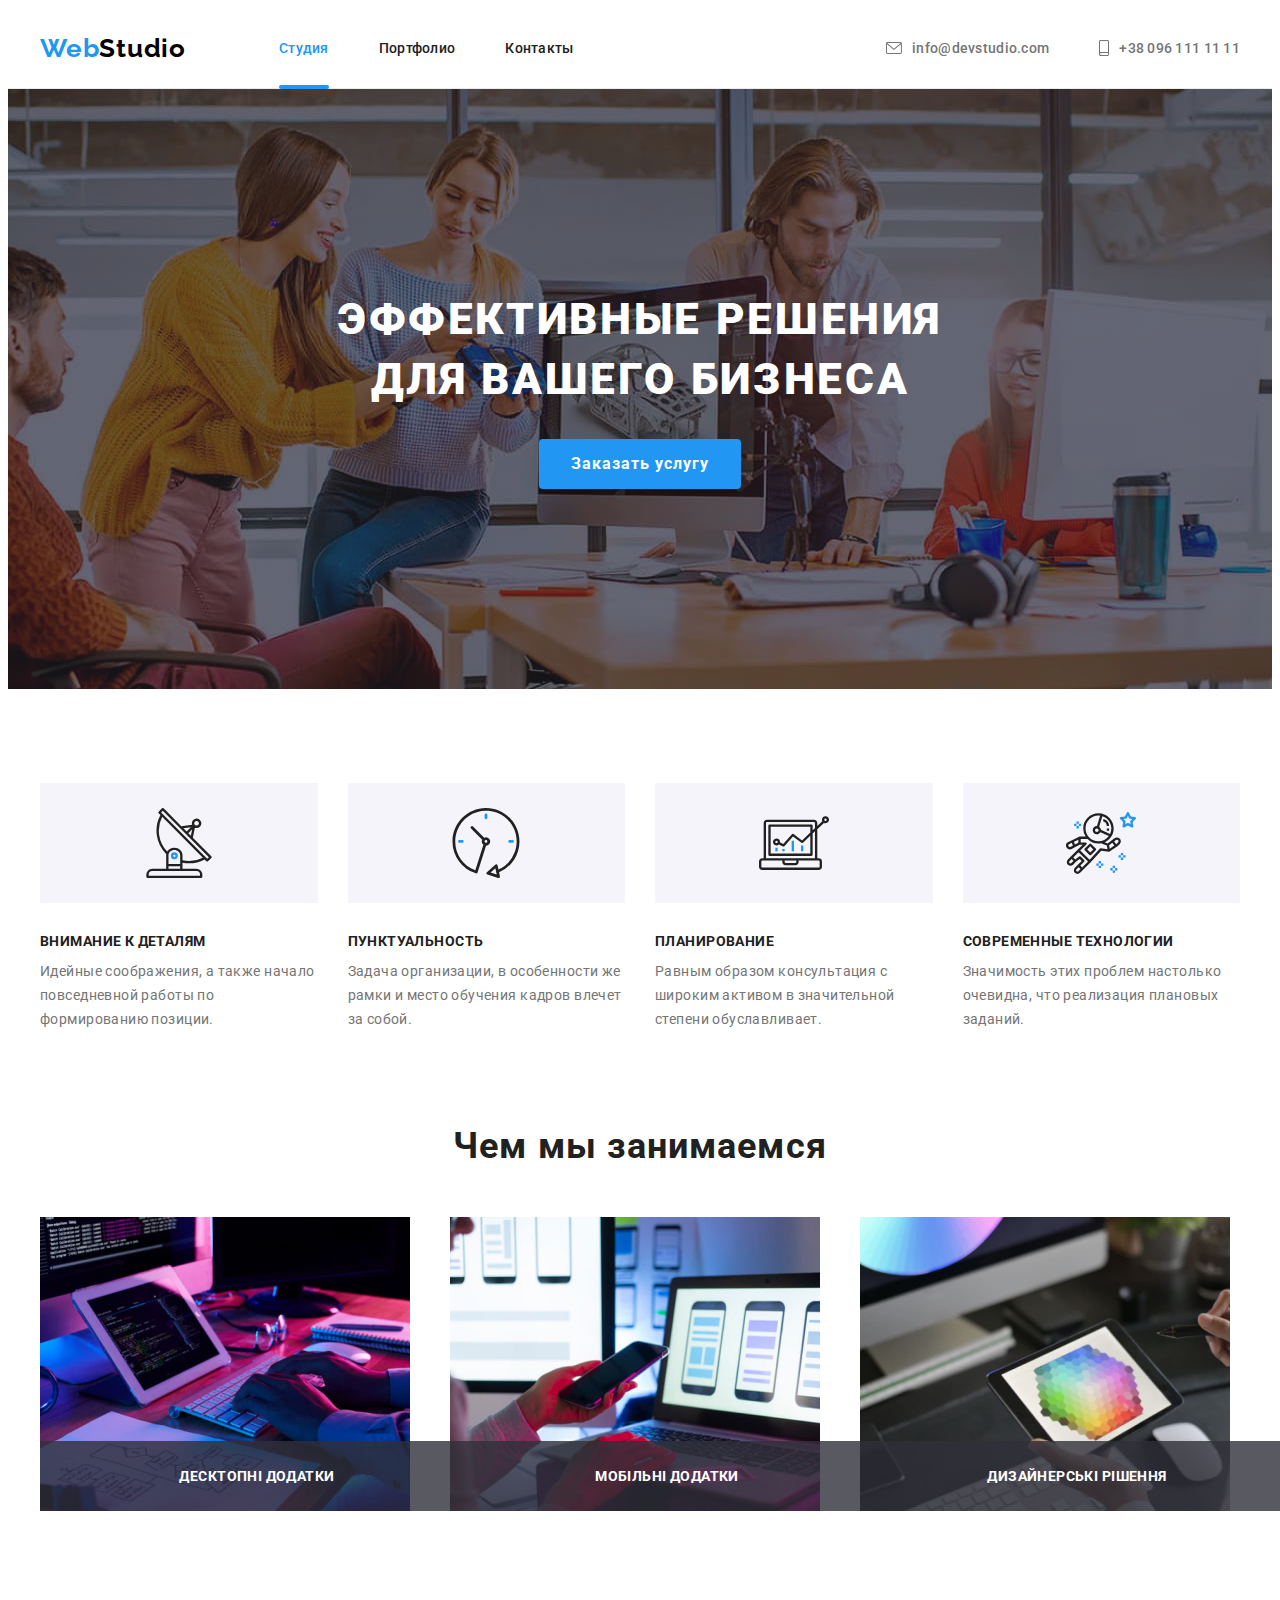
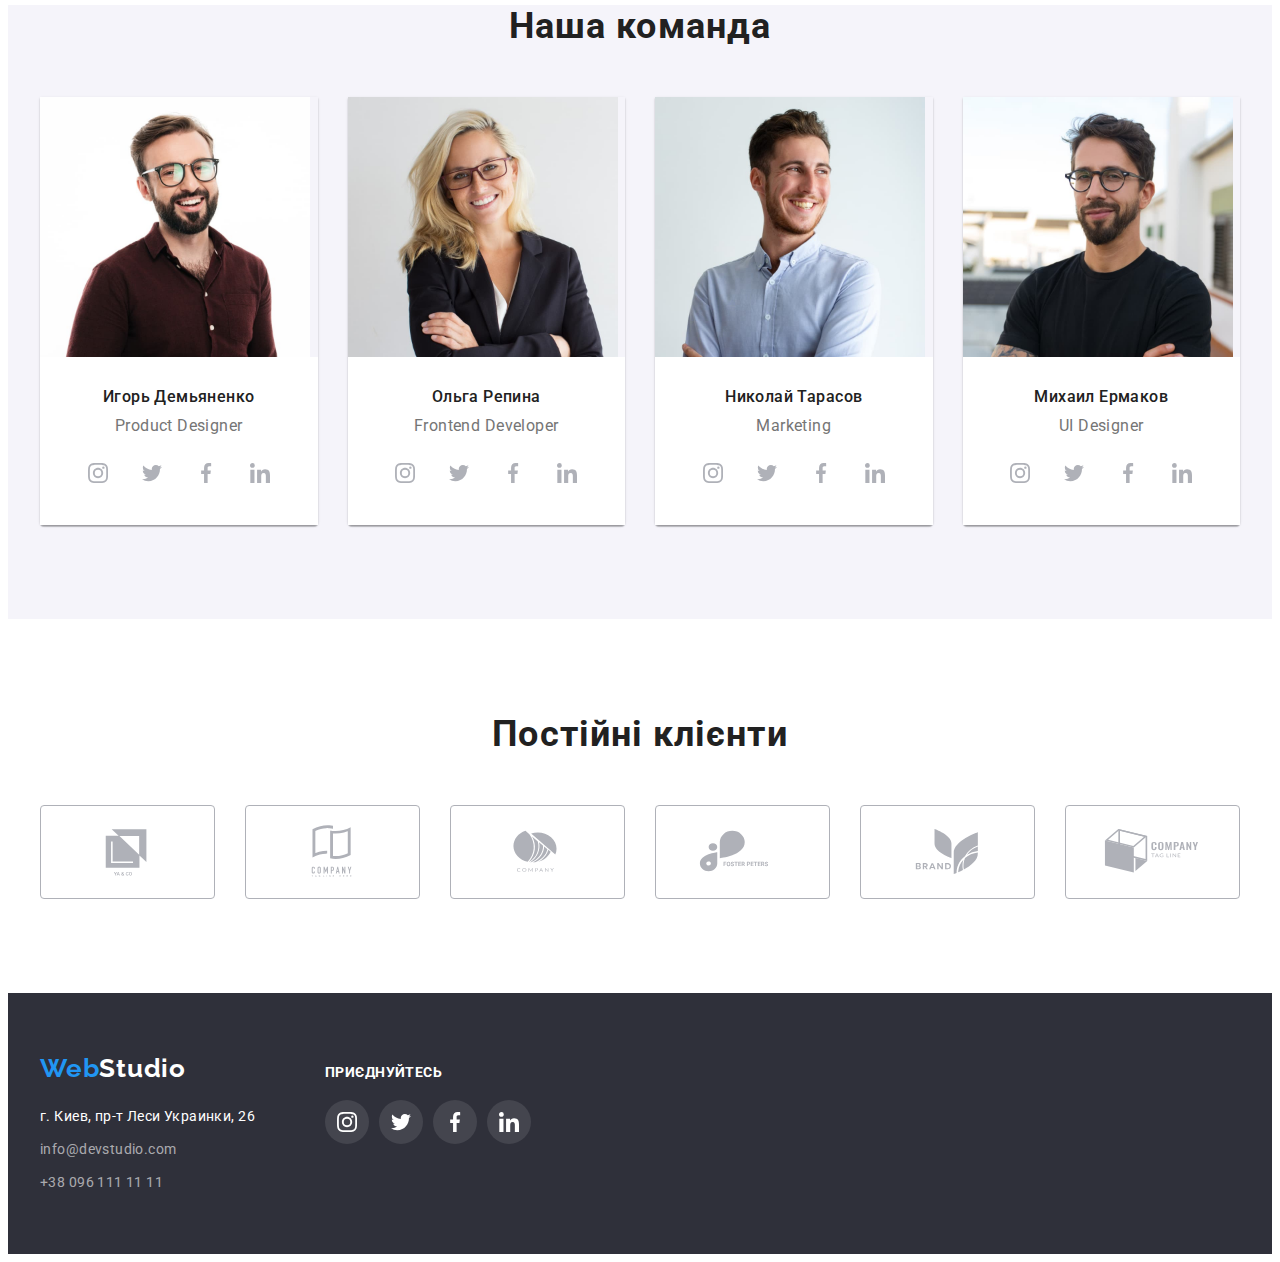
<file: index.html>
<!DOCTYPE html>
<html lang="ru">
  <head>
    <meta charset="UTF-8" />
    <meta http-equiv="X-UA-Compatible" content="IE=edge" />
    <meta name="viewport" content="width=device-width, initial-scale=1.0" />
    <title>Web Studio</title>

    <!-- Font start -->
    <link rel="preconnect" href="https://fonts.googleapis.com" />
    <link rel="preconnect" href="https://fonts.gstatic.com" crossorigin />
    <link
      href="https://fonts.googleapis.com/css2?family=Raleway:wght@700&family=Roboto:wght@400;500;700;900&display=swap"
      rel="stylesheet"
    />
    <!-- Font end -->

    <!-- Normalize start -->
    <link
      rel="stylesheet"
      href="https://cdnjs.cloudflare.com/ajax/libs/modern-normalize/1.1.0/modern-normalize.min.css"
      integrity="sha512-wpPYUAdjBVSE4KJnH1VR1HeZfpl1ub8YT/NKx4PuQ5NmX2tKuGu6U/JRp5y+Y8XG2tV+wKQpNHVUX03MfMFn9Q=="
      crossorigin="anonymous"
      referrerpolicy="no-referrer"
    />
    <!-- Normalize end -->

    <link rel="stylesheet" href="./css/styles.css" />
  </head>

  <body data-page>
    <!-- Header section -->
    <header class="header">
      <div class="container header-container">
        <nav class="header-nav">
          <a class="header-logo logo link" href="./" lang="en"
            >Web<span class="logo-black">Studio</span></a
          >
          <ul class="nav-list list">
            <li class="nav-item">
              <a
                class="nav-link header-current current link interact"
                href="./index.html"
                >Студия</a
              >
            </li>
            <li class="nav-item">
              <a class="nav-link link interact" href="./portfolio.html"
                >Портфолио</a
              >
            </li>
            <li class="nav-item">
              <a class="nav-link link interact" href="">Контакты</a>
            </li>
          </ul>
        </nav>
        <ul class="contact-list list">
          <li class="contact-item header-phone">
            <a
              class="contact-link contact-link link interact"
              href="mailto:info@devstudio.com"
            >
            <svg class="header-icon" width="16" height="12">
            <use href="./images/icons.svg#icon-envelope">
            </use>
            </svg>info@devstudio.com</a
            >
          </li>
          <li class="contact-item">
            <a
              class="contac-link contact-link link interact"
              href="tel:+380961111111"
            >
            <svg class="header-icon" width="10" height="16">
            <use href="./images/icons.svg#icon-smartphone">
            </use>
            </svg>+38 096 111 11 11</a
            >
          </li>
        </ul>
      </div>
    </header>
    <!-- Main section -->
    <main>
      <!-- Hero section -->
      <section class="hero">
        <div class="container">
          <h1 class="hero-title">Эффективные решения для вашего бизнеса</h1>
          <button class="hero-btn btn" type="button" data-modal-open>
            Заказать услугу
          </button>
        </div>
      </section>
      <!-- Our features -->
      <section class="section features">
        <div class="container">
          <h2 class="visually-hidden">Наши особенности</h2>
          <ul class="card-set features-list list">
            <li class="card-item features-item">
              <div class="thumb">
                <svg width="70" height="70">
                  <use href="./images/icons.svg#icon-antenna"></use>
                </svg>
              </div>
              <h3 class="features-subtitle">Внимание к деталям</h3>
              <p class="features-txt">
                Идейные соображения, а также начало повседневной работы по
                формированию позиции.
              </p>
            </li>
            <li class="card-item features-item">
              <div class="thumb">
                <svg width="70" height="70">
                  <use href="./images/icons.svg#icon-clock"></use>
                </svg>
              </div>
              <h3 class="features-subtitle">Пунктуальность</h3>
              <p class="features-txt">
                Задача организации, в особенности же рамки и место обучения
                кадров влечет за собой.
              </p>
            </li>
            <li class="card-item features-item">
              <div class="thumb">
                <svg width="70" height="70">
                  <use href="./images/icons.svg#icon-diagram"></use>
                </svg>
              </div>
              <h3 class="features-subtitle">Планирование</h3>
              <p class="features-txt">
                Равным образом консультация с широким активом в значительной
                степени обуславливает.
              </p>
            </li>
            <li class="card-item features-item">
              <div class="thumb">
                <svg width="70" height="70">
                  <use href="./images/icons.svg#icon-astronaut"></use>
                </svg>
              </div>
              <h3 class="features-subtitle">Современные технологии</h3>
              <p class="features-txt">
                Значимость этих проблем настолько очевидна, что реализация
                плановых заданий.
              </p>
            </li>
          </ul>
        </div>
      </section>
      <!-- About -->
      <section class="section about">
        <div class="container">
          <h2 class="about-title section-title">Чем мы занимаемся</h2>
          <ul class="card-set about-list list">
            <li class="card-item about-item">
              <div class="about-wrapper">
                <img
                  class="about-img"
                  src="./images/main/img.jpg"
                  alt="мужчина печатает, перед ним планшет и компьютер"
                  width="370"
                  height="294"
                />
                <div class="about-box">
                  <p class="about-txt">Десктопні додатки</p>
                </div>
              </div>
            </li>
            <li class="card-item about-item">
              <div class="about-wrapper">
                <img
                  class="about-img"
                  src="./images/main/img2.jpg"
                  alt="девушка смотрит в телефон, сидя перед компьютером"
                  width="370"
                  height="294"
                />
                <div class="about-box">
                  <p class="about-txt">Мобільні додатки</p>
                </div>
              </div>
            </li>
            <li class="card-item about-item">
              <div class="about-wrapper">
                <img
                  class="about-img"
                  src="./images/main/img3.jpg"
                  alt="девушка держит в руках графичекский планшет"
                  width="370"
                  height="294"
                />
                <div class="about-box">
                  <p class="about-txt">Дизайнерські рішення</p>
                </div>
              </div>
            </li>
          </ul>
        </div>
      </section>
      <!-- Our team -->
      <section class="section team">
        <div class="container">
          <h2 class="team-title section-title">Наша команда</h2>
          <ul class="card-set team-list list">
            <li class="card-item team-item">
              <img
                class="team-img"
                src="./images/main/img4.jpg"
                alt="молодой мужчина, с короткими волосами, шатен, в очках и с бородой, улыбается"
                width="270"
                height="260"
              />
              <div class="team-members">
                <h3 class="team-subtitle">Игорь Демьяненко</h3>
                <p class="team-txt">Product Designer</p>
                <ul class="socials list">
                  <li class="socials-item">
                    <a
                      class="socials-link link"
                      href=""
                      target="_blank"
                      rel="noopener noreferrer"
                      aria-label="Иконка Instagram"
                    >
                      <svg class="socials-icon" width="20" height="20">
                        <use href="./images/icons.svg#icon-instagram"></use>
                      </svg>
                    </a>
                  </li>
                  <li class="socials-item">
                    <a
                      class="socials-link link"
                      href=""
                      target="_blank"
                      rel="noopener noreferrer"
                      aria-label="Иконка Twitter"
                    >
                      <svg class="socials-icon" width="20" height="20">
                        <use href="./images/icons.svg#icon-twitter"></use>
                      </svg>
                    </a>
                  </li>
                  <li class="socials-item">
                    <a
                      class="socials-link link"
                      href=""
                      target="_blank"
                      rel="noopener noreferrer"
                      aria-label="Иконка Facebook"
                    >
                      <svg class="socials-icon" width="20" height="20">
                        <use href="./images/icons.svg#icon-facebook"></use>
                      </svg>
                    </a>
                  </li>
                  <li class="socials-item">
                    <a
                      class="socials-link link"
                      href=""
                      target="_blank"
                      rel="noopener noreferrer"
                      aria-label="Иконка Linkedin"
                    >
                      <svg class="socials-icon" width="20" height="20">
                        <use href="./images/icons.svg#icon-linkedin"></use>
                      </svg>
                    </a>
                  </li>
                </ul>
              </div>
            </li>
            <li class="card-item team-item">
              <img
                class="team-img"
                src="./images/main/img5.jpg"
                alt="молодая девушка, блондинка, волосы средней длины"
                width="270"
                height="260"
              />
              <div class="team-members">
                <h3 class="team-subtitle">Ольга Репина</h3>
                <p class="team-txt">Frontend Developer</p>
                <ul class="socials list">
                  <li class="socials-item">
                    <a
                      class="socials-link link"
                      href=""
                      target="_blank"
                      rel="noopener noreferrer"
                      aria-label="Иконка Instagram"
                    >
                      <svg class="socials-icon" width="20" height="20">
                        <use href="./images/icons.svg#icon-instagram"></use>
                      </svg>
                    </a>
                  </li>
                  <li class="socials-item">
                    <a
                      class="socials-link link"
                      href=""
                      target="_blank"
                      rel="noopener noreferrer"
                      aria-label="Иконка Twitter"
                    >
                      <svg class="socials-icon" width="20" height="20">
                        <use href="./images/icons.svg#icon-twitter"></use>
                      </svg>
                    </a>
                  </li>
                  <li class="socials-item">
                    <a
                      class="socials-link link"
                      href=""
                      target="_blank"
                      rel="noopener noreferrer"
                      aria-label="Иконка Facebook"
                    >
                      <svg class="socials-icon" width="20" height="20">
                        <use href="./images/icons.svg#icon-facebook"></use>
                      </svg>
                    </a>
                  </li>
                  <li class="socials-item">
                    <a
                      class="socials-link link"
                      href=""
                      target="_blank"
                      rel="noopener noreferrer"
                      aria-label="Иконка Linkedin"
                    >
                      <svg class="socials-icon" width="20" height="20">
                        <use href="./images/icons.svg#icon-linkedin"></use>
                      </svg>
                    </a>
                  </li>
                </ul>
              </div>
            </li>
            <li class="card-item team-item">
              <img
                class="team-img"
                src="./images/main/img6.jpg"
                alt="молодой мужчина, короткая стрижка, шатен, улыбается"
                width="270"
                height="260"
              />
              <div class="team-members">
                <h3 class="team-subtitle">Николай Тарасов</h3>
                <p class="team-txt">Marketing</p>
                <ul class="socials list">
                  <li class="socials-item">
                    <a
                      class="socials-link link"
                      href=""
                      target="_blank"
                      rel="noopener noreferrer"
                      aria-label="Иконка Instagram"
                    >
                      <svg class="socials-icon" width="20" height="20">
                        <use href="./images/icons.svg#icon-instagram"></use>
                      </svg>
                    </a>
                  </li>
                  <li class="socials-item">
                    <a
                      class="socials-link link"
                      href=""
                      target="_blank"
                      rel="noopener noreferrer"
                      aria-label="Иконка Twitter"
                    >
                      <svg class="socials-icon" width="20" height="20">
                        <use href="./images/icons.svg#icon-twitter"></use>
                      </svg>
                    </a>
                  </li>
                  <li class="socials-item">
                    <a
                      class="socials-link link"
                      href=""
                      target="_blank"
                      rel="noopener noreferrer"
                      aria-label="Иконка Facebook"
                    >
                      <svg class="socials-icon" width="20" height="20">
                        <use href="./images/icons.svg#icon-facebook"></use>
                      </svg>
                    </a>
                  </li>
                  <li class="socials-item">
                    <a
                      class="socials-link link"
                      href=""
                      target="_blank"
                      rel="noopener noreferrer"
                      aria-label="Иконка Linkedin"
                    >
                      <svg class="socials-icon" width="20" height="20">
                        <use href="./images/icons.svg#icon-linkedin"></use>
                      </svg>
                    </a>
                  </li>
                </ul>
              </div>
            </li>
            <li class="card-item team-item">
              <img
                class="team-img"
                src="./images/main/img7.jpg"
                alt="молодой парень, брюнет, с бородой, в очках, улыбается"
                width="270"
                height="260"
              />
              <div class="team-members">
                <h3 class="team-subtitle">Михаил Ермаков</h3>
                <p class="team-txt">UI Designer</p>
                <ul class="socials list">
                  <li class="socials-item">
                    <a
                      class="socials-link link"
                      href=""
                      target="_blank"
                      rel="noopener noreferrer"
                      aria-label="Иконка Instagram"
                    >
                      <svg class="socials-icon" width="20" height="20">
                        <use href="./images/icons.svg#icon-instagram"></use>
                      </svg>
                    </a>
                  </li>
                  <li class="socials-item">
                    <a
                      class="socials-link link"
                      href=""
                      target="_blank"
                      rel="noopener noreferrer"
                      aria-label="Иконка Twitter"
                    >
                      <svg class="socials-icon" width="20" height="20">
                        <use href="./images/icons.svg#icon-twitter"></use>
                      </svg>
                    </a>
                  </li>
                  <li class="socials-item">
                    <a
                      class="socials-link link"
                      href=""
                      target="_blank"
                      rel="noopener noreferrer"
                      aria-label="Иконка Facebook"
                    >
                      <svg class="socials-icon" width="20" height="20">
                        <use href="./images/icons.svg#icon-facebook"></use>
                      </svg>
                    </a>
                  </li>
                  <li class="socials-item">
                    <a
                      class="socials-link link"
                      href=""
                      target="_blank"
                      rel="noopener noreferrer"
                      aria-label="Иконка Linkedin"
                    >
                      <svg class="socials-icon" width="20" height="20">
                        <use href="./images/icons.svg#icon-linkedin"></use>
                      </svg>
                    </a>
                  </li>
                </ul>
              </div>
            </li>
          </ul>
        </div>
      </section>
      <!-- Our clients -->
      <section class="section clients">
        <div class="container">
          <h2 class="client-title section-title">Постійні клієнти</h2>
          <ul class="card-set clients-list list">
            <li class="card-item clients-item">
              <a
                class="clients-link link"
                href=""
                target="_blank"
                rel="noopener noreferrer"
                aria-label="Лого компании YA & CO"
              >
                <svg class="clients-icon" width="106" height="60">
                  <use href="./images/icons.svg#icon-logo-1"></use>
                </svg>
              </a>
            </li>
            <li class="card-item clients-item">
              <a
                class="clients-link link"
                href=""
                target="_blank"
                rel="noopener noreferrer"
                aria-label="Лого компании TAGLINE HERE"
              >
                <svg class="clients-icon" width="106" height="60">
                  <use href="./images/icons.svg#icon-logo-2"></use>
                </svg>
              </a>
            </li>
            <li class="card-item clients-item">
              <a
                class="clients-link link"
                href=""
                target="_blank"
                rel="noopener noreferrer"
                aria-label="Лого компании COMPANY"
                ><svg class="clients-icon" width="106" height="60">
                  <use href="./images/icons.svg#icon-logo-3"></use>
                </svg>
              </a>
            </li>
            <li class="card-item clients-item">
              <a
                class="clients-link link"
                href=""
                target="_blank"
                rel="noopener noreferrer"
                aria-label="Лого компании BRAND"
                ><svg class="clients-icon" width="106" height="60">
                  <use href="./images/icons.svg#icon-logo-4"></use>
                </svg>
              </a>
            </li>
            <li class="card-item clients-item">
              <a
                class="clients-link link"
                href=""
                target="_blank"
                rel="noopener noreferrer"
                aria-label="Лого компании TAG LINE"
                ><svg class="clients-icon" width="106" height="60">
                  <use href="./images/icons.svg#icon-logo-5"></use>
                </svg>
              </a>
            </li>
            <li class="card-item clients-item">
              <a
                class="clients-link link"
                href=""
                target="_blank"
                rel="noopener noreferrer"
                aria-label="Лого компании Tagline here"
                ><svg class="clients-icon" width="106" height="60">
                  <use href="./images/icons.svg#icon-logo-6"></use>
                </svg>
              </a>
            </li>
          </ul>
        </div>
      </section>
    </main>
    <!-- Footer -->
    <footer class="footer">
      <div class="container footer-contacts">
        <div class="footer-address">
          <a class="footer-logo logo link" href="./" lang="en"
            >Web<span class="logo-white">Studio</span></a
          >
          <address class="address">
            <ul class="footer-list list">
              <li class="footer-item">
                <a
                  class="link footer-link interact footer-address"
                  href="https://goo.gl/maps/68WDzeD11gWj5C5H6"
                  target="_blank"
                  rel="noopener noreferrer"
                  >г. Киев, пр-т Леси Украинки, 26</a
                >
              </li>
              <li class="footer-item footer-mail">
                <a
                  class="link footer-link interact"
                  href="mailto:info@devstudio.com"
                  >info@devstudio.com</a
                >
              </li>
              <li class="footer-item footer-phone">
                <a class="link footer-link interact" href="tel:+380961111111"
                  >+38 096 111 11 11</a
                >
              </li>
            </ul>
          </address>
        </div>
        <div class="footer-social">
          <p class="social-title">приєднуйтесь</p>
          <ul class="socials list">
            <li class="socials-item">
              <a
                class="footer-socials socials-link link"
                href=""
                target="_blank"
                rel="noopener noreferrer"
                aria-label="Иконка Instagram"
              >
                <svg class="footer-icon socials-icon" width="20" height="20">
                  <use href="./images/icons.svg#icon-instagram"></use>
                </svg>
              </a>
            </li>
            <li class="socials-item">
              <a
                class="footer-socials socials-link link"
                href=""
                target="_blank"
                rel="noopener noreferrer"
                aria-label="Иконка Twitter"
              >
                <svg class="footer-icon socials-icon" width="20" height="20">
                  <use href="./images/icons.svg#icon-twitter"></use>
                </svg>
              </a>
            </li>
            <li class="socials-item">
              <a
                class="footer-socials socials-link link"
                href=""
                target="_blank"
                rel="noopener noreferrer"
                aria-label="Иконка Facebook"
              >
                <svg class="footer-icon socials-icon" width="20" height="20">
                  <use href="./images/icons.svg#icon-facebook"></use>
                </svg>
              </a>
            </li>
            <li class="socials-item">
              <a
                class="footer-socials socials-link link"
                href=""
                target="_blank"
                rel="noopener noreferrer"
                aria-label="Иконка Linkedin"
              >
                <svg class="footer-icon socials-icon" width="20" height="20">
                  <use href="./images/icons.svg#icon-linkedin"></use>
                </svg>
              </a>
            </li>
          </ul>
        </div>
      </div>
    </footer>
    <!-- Modal window -->
    <div class="backdrop is-hidden" data-modal>
      <div class="modal">
        <button class="modal-btn" data-modal-close>
          <svg class="modal-btn-icon" width="18" height="18">
            <use href="./images/icons.svg#icon-close"></use>
          </svg>
        </button>
      </div>
    </div>
    <script src="./js/modal.js"></script>
  </body>
</html>
</file>
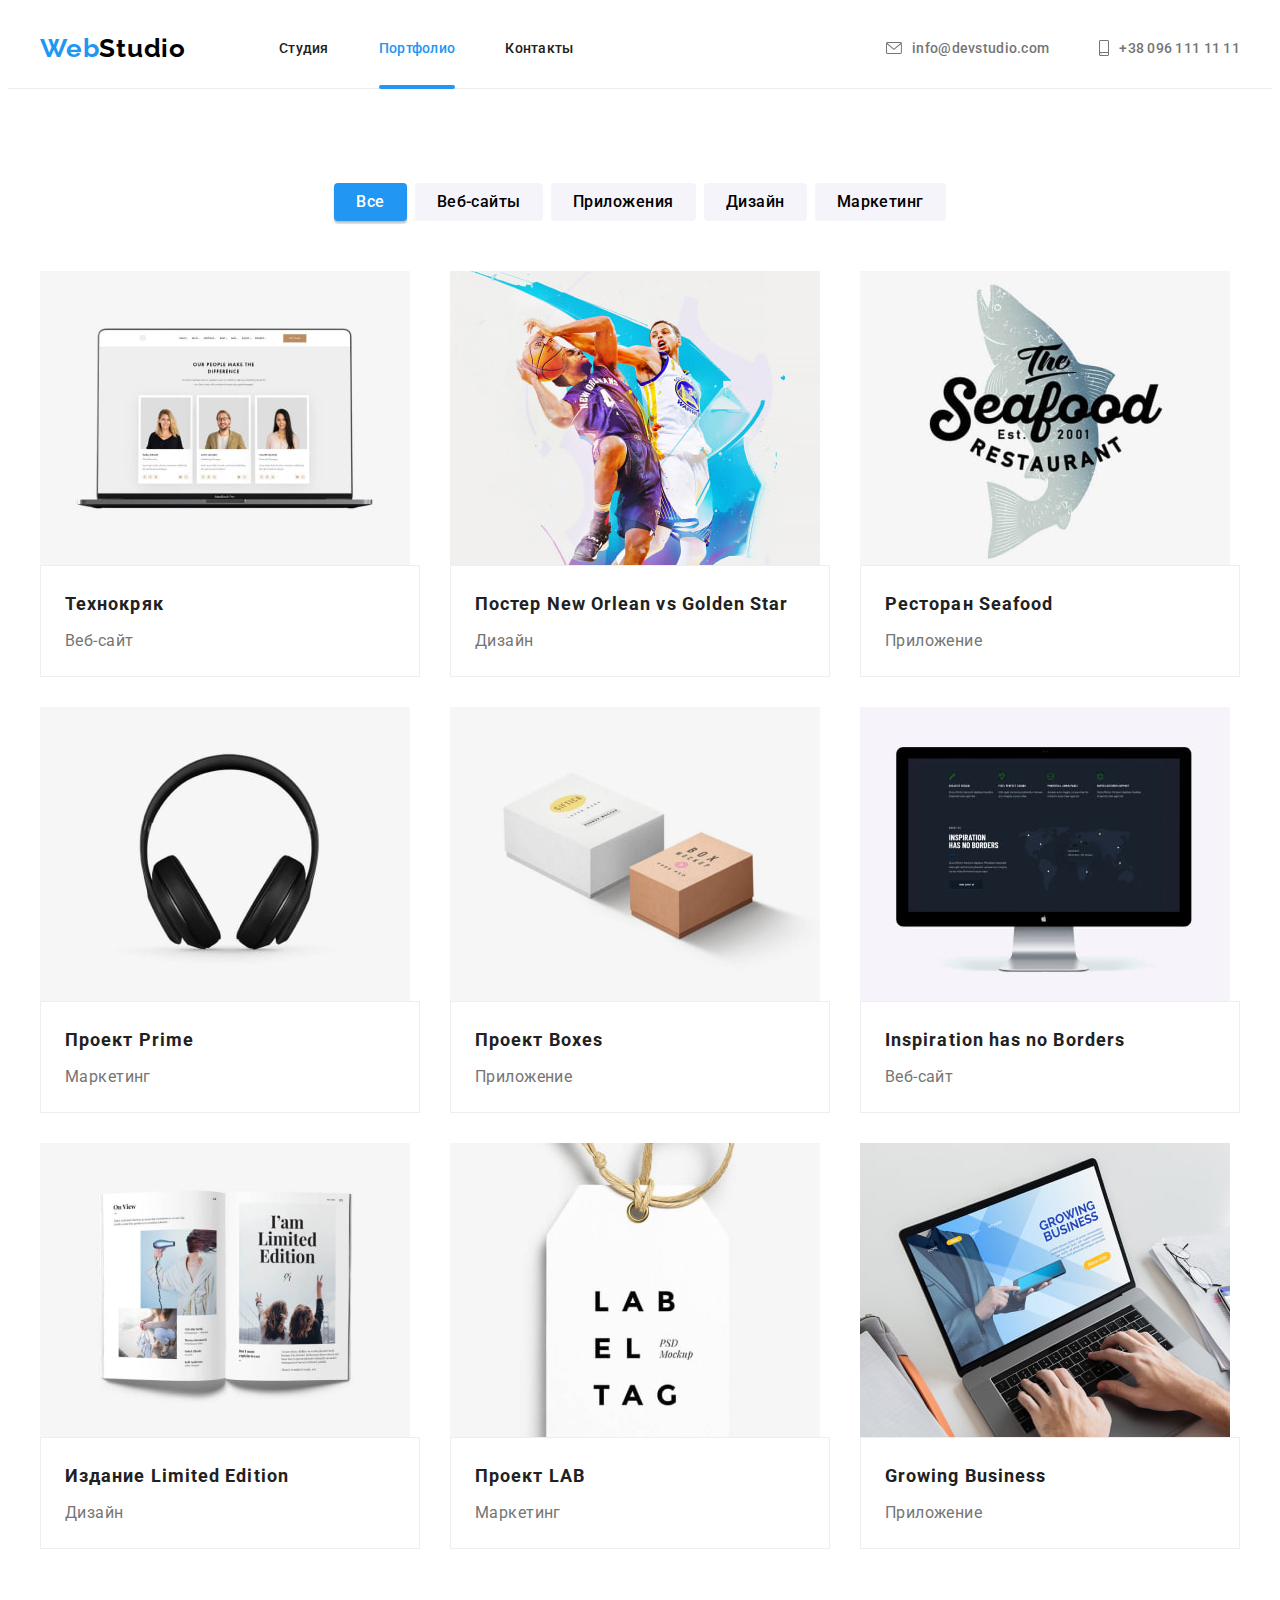
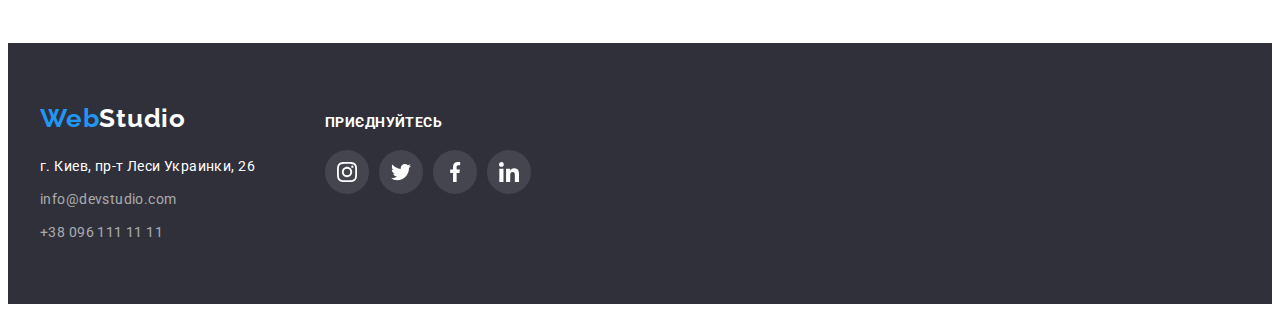
<file: portfolio.html>
<!DOCTYPE html>
<html lang="ru">
  <head>
    <meta charset="UTF-8" />
    <meta http-equiv="X-UA-Compatible" content="IE=edge" />
    <meta name="viewport" content="width=device-width, initial-scale=1.0" />
    <title>Web Studio</title>
    <!-- Font start -->
    <link rel="preconnect" href="https://fonts.googleapis.com" />
    <link rel="preconnect" href="https://fonts.gstatic.com" crossorigin />
    <link
      href="https://fonts.googleapis.com/css2?family=Raleway:wght@700&family=Roboto:wght@400;500;700;900&display=swap"
      rel="stylesheet"
    />
    <!-- Font end -->

    <!-- Normalize start -->
    <link
      rel="stylesheet"
      href="https://cdnjs.cloudflare.com/ajax/libs/modern-normalize/1.1.0/modern-normalize.min.css"
      integrity="sha512-wpPYUAdjBVSE4KJnH1VR1HeZfpl1ub8YT/NKx4PuQ5NmX2tKuGu6U/JRp5y+Y8XG2tV+wKQpNHVUX03MfMFn9Q=="
      crossorigin="anonymous"
      referrerpolicy="no-referrer"
    />
    <!-- Normalize end -->

    <link rel="stylesheet" href="./css/styles.css" />
  </head>

  <body>
    <!-- Header section -->
    <header class="header">
      <div class="container header-container">
        <nav class="header-nav">
          <a class="header-logo logo link" href="./" lang="en"
            >Web<span class="logo-black">Studio</span></a
          >
          <ul class="nav-list list">
            <li class="nav-item">
              <a class="nav-link link interact" href="./index.html">Студия</a>
            </li>
            <li class="nav-item">
              <a
                class="nav-link header-current current link interact"
                href="./portfolio.html"
                >Портфолио</a
              >
            </li>
            <li class="nav-item">
              <a class="nav-link link interact" href="">Контакты</a>
            </li>
          </ul>
        </nav>
        <ul class="contact-list list">
          <li class="contact-item header-phone">
            <a
              class="contact-link contact-link link interact"
              href="mailto:info@devstudio.com"
              ><svg class="header-icon" width="16" height="12">
                <use href="./images/icons.svg#icon-envelope"></use></svg>info@devstudio.com</a
            >
          </li>
          <li class="contact-item">
            <a
              class="contac-link contact-link link interact"
              href="tel:+380961111111"
            >
              <svg class="header-icon" width="10" height="16">
                <use href="./images/icons.svg#icon-smartphone"></use></svg>+38 096 111 11 11</a
            >
          </li>
        </ul>
      </div>
    </header>
    <!-- Main section -->
    <main>
      <section class="section">
        <div class="container">
          <h1 class="visually-hidden">Портфолио</h1>
          <ul class="filters-list list">
            <li>
              <button class="btn filters-btn active" type="button">Все</button>
            </li>
            <li>
              <button class="btn filters-btn" type="button">Веб-сайты</button>
            </li>
            <li>
              <button class="btn filters-btn" type="button">Приложения</button>
            </li>
            <li>
              <button class="btn filters-btn" type="button">Дизайн</button>
            </li>
            <li>
              <button class="btn filters-btn" type="button">Маркетинг</button>
            </li>
          </ul>
          <ul class="card-set portfolio-list list">
            <li class="card-item portfolio-item">
              <a href="" class="portfolio-link link">
                <div class="portfolio-wrapper">
                  <img
                    class="portfolio-img"
                    src="./images/portfolio/img-1.jpg"
                    alt="Открытый ноутбук с изображением сотрудников"
                    width="370"
                    height="294"
                  />
                  <div class="txt-wrapper">
                    <p class="overlay-txt">
                      Ресурс пропонує комплексні пропозиції з різним рівнем
                      функціоналу та сервісів. Все це дозволить відвідувачу
                      отримати вичерпні відомості про компанію чи приватну
                      особу.
                    </p>
                  </div>
                </div>
                <div class="portfolio-content">
                  <h2 class="portfolio-subtitle">Технокряк</h2>
                  <p class="portfolio-txt">Веб-сайт</p>
                </div>
              </a>
            </li>
            <li class="card-item portfolio-item">
              <a href="" class="portfolio-link link">
                <div class="portfolio-wrapper">
                  <img
                    class="portfolio-img"
                    src="./images/portfolio/img-2.jpg"
                    alt="Игра в волейбол"
                    width="370"
                    height="294"
                  />
                  <div class="txt-wrapper">
                    <p class="overlay-txt">
                      Ресурс пропонує комплексні пропозиції з різним рівнем
                      функціоналу та сервісів. Все це дозволить відвідувачу
                      отримати вичерпні відомості про компанію чи приватну
                      особу.
                    </p>
                  </div>
                </div>
                <div class="portfolio-content">
                  <h2 class="portfolio-subtitle">
                    Постер New Orlean vs Golden Star
                  </h2>
                  <p class="portfolio-txt">Дизайн</p>
                </div>
              </a>
            </li>
            <li class="card-item portfolio-item">
              <a href="" class="portfolio-link link">
                <div class="portfolio-wrapper">
                  <img
                    class="portfolio-img"
                    src="./images/portfolio/img-3.jpg"
                    alt="Лого ресторана The seafood"
                    width="370"
                    height="294"
                  />
                  <div class="txt-wrapper">
                    <p class="overlay-txt">
                      Ресурс пропонує комплексні пропозиції з різним рівнем
                      функціоналу та сервісів. Все це дозволить відвідувачу
                      отримати вичерпні відомості про компанію чи приватну
                      особу.
                    </p>
                  </div>
                </div>
                <div class="portfolio-content">
                  <h2 class="portfolio-subtitle">Ресторан Seafood</h2>
                  <p class="portfolio-txt">Приложение</p>
                </div>
              </a>
            </li>
            <li class="card-item portfolio-item">
              <a href="" class="portfolio-link link">
                <div class="portfolio-wrapper">
                  <img
                    class="portfolio-img"
                    src="./images/portfolio/img-4.jpg"
                    alt="Наушники"
                    width="370"
                    height="294"
                  />
                  <div class="txt-wrapper">
                    <p class="overlay-txt">
                      Ресурс пропонує комплексні пропозиції з різним рівнем
                      функціоналу та сервісів. Все це дозволить відвідувачу
                      отримати вичерпні відомості про компанію чи приватну
                      особу.
                    </p>
                  </div>
                </div>
                <div class="portfolio-content">
                  <h2 class="portfolio-subtitle">Проект Prime</h2>
                  <p class="portfolio-txt">Маркетинг</p>
                </div>
              </a>
            </li>
            <li class="card-item portfolio-item">
              <a href="" class="portfolio-link link">
                <div class="portfolio-wrapper">
                  <img
                    class="portfolio-img"
                    src="./images/portfolio/img-5.jpg"
                    alt="Коробки"
                    width="370"
                    height="294"
                  />
                  <div class="txt-wrapper">
                    <p class="overlay-txt">
                      Ресурс пропонує комплексні пропозиції з різним рівнем
                      функціоналу та сервісів. Все це дозволить відвідувачу
                      отримати вичерпні відомості про компанію чи приватну
                      особу.
                    </p>
                  </div>
                </div>
                <div class="portfolio-content">
                  <h2 class="portfolio-subtitle">Проект Boxes</h2>
                  <p class="portfolio-txt">Приложение</p>
                </div>
              </a>
            </li>
            <li class="card-item portfolio-item">
              <a href="" class="portfolio-link link">
                <div class="portfolio-wrapper">
                  <img
                    class="portfolio-img"
                    src="./images/portfolio/img-6.jpg"
                    alt="Монитор компьютера с изображением информации"
                    width="370"
                    height="294"
                  />
                  <div class="txt-wrapper">
                    <p class="overlay-txt">
                      Ресурс пропонує комплексні пропозиції з різним рівнем
                      функціоналу та сервісів. Все це дозволить відвідувачу
                      отримати вичерпні відомості про компанію чи приватну
                      особу.
                    </p>
                  </div>
                </div>
                <div class="portfolio-content">
                  <h2 class="portfolio-subtitle">Inspiration has no Borders</h2>
                  <p class="portfolio-txt">Веб-сайт</p>
                </div>
              </a>
            </li>
            <li class="card-item portfolio-item">
              <a href="" class="portfolio-link link">
                <div class="portfolio-wrapper">
                  <img
                    class="portfolio-img"
                    src="./images/portfolio/img-7.jpg"
                    alt="Открытый журнал со статьей и фотографиями"
                    width="370"
                    height="294"
                  />
                  <div class="txt-wrapper">
                    <p class="overlay-txt">
                      Ресурс пропонує комплексні пропозиції з різним рівнем
                      функціоналу та сервісів. Все це дозволить відвідувачу
                      отримати вичерпні відомості про компанію чи приватну
                      особу.
                    </p>
                  </div>
                </div>
                <div class="portfolio-content">
                  <h2 class="portfolio-subtitle">Издание Limited Edition</h2>
                  <p class="portfolio-txt">Дизайн</p>
                </div>
              </a>
            </li>
            <li class="card-item portfolio-item">
              <a href="" class="portfolio-link link">
                <div class="portfolio-wrapper">
                  <img
                    class="portfolio-img"
                    src="./images/portfolio/img-8.jpg"
                    alt="Бирка с надписом LAB"
                    width="370"
                    height="294"
                  />
                  <div class="txt-wrapper">
                    <p class="overlay-txt">
                      Ресурс пропонує комплексні пропозиції з різним рівнем
                      функціоналу та сервісів. Все це дозволить відвідувачу
                      отримати вичерпні відомості про компанію чи приватну
                      особу.
                    </p>
                  </div>
                </div>
                <div class="portfolio-content">
                  <h2 class="portfolio-subtitle">Проект LAB</h2>
                  <p class="portfolio-txt">Маркетинг</p>
                </div>
              </a>
            </li>
            <li class="card-item portfolio-item">
              <a href="" class="portfolio-link link">
                <div class="portfolio-wrapper">
                  <img
                    class="portfolio-img"
                    src="./images/portfolio/img-9.jpg"
                    alt="Открытый ноутбук с изображением веб-страницы Growing Business"
                    width="370"
                    height="294"
                  />
                  <div class="txt-wrapper">
                    <p class="overlay-txt">
                      Ресурс пропонує комплексні пропозиції з різним рівнем
                      функціоналу та сервісів. Все це дозволить відвідувачу
                      отримати вичерпні відомості про компанію чи приватну
                      особу.
                    </p>
                  </div>
                </div>
                <div class="portfolio-content">
                  <h2 class="portfolio-subtitle">Growing Business</h2>
                  <p class="portfolio-txt">Приложение</p>
                </div>
              </a>
            </li>
          </ul>
        </div>
      </section>
    </main>
    <!-- Footer section -->
    <footer class="footer">
      <div class="container footer-contacts">
        <div class="footer-address">
          <a class="footer-logo logo link" href="./" lang="en"
            >Web<span class="logo-white">Studio</span></a
          >
          <address class="address">
            <ul class="footer-list list">
              <li class="footer-item">
                <a
                  class="link footer-link interact footer-address"
                  href="https://goo.gl/maps/68WDzeD11gWj5C5H6"
                  target="_blank"
                  rel="noopener noreferrer"
                  >г. Киев, пр-т Леси Украинки, 26</a
                >
              </li>
              <li class="footer-item footer-mail">
                <a
                  class="link footer-link interact"
                  href="mailto:info@devstudio.com"
                  >info@devstudio.com</a
                >
              </li>
              <li class="footer-item footer-phone">
                <a class="link footer-link interact" href="tel:+380961111111"
                  >+38 096 111 11 11</a
                >
              </li>
            </ul>
          </address>
        </div>
        <div class="footer-social">
          <p class="social-title">приєднуйтесь</p>
          <ul class="socials list">
            <li class="socials-item">
              <a
                class="footer-socials socials-link link"
                href=""
                target="_blank"
                rel="noopener noreferrer"
                aria-label="Иконка Instagram"
              >
                <svg class="footer-icon socials-icon" width="20" height="20">
                  <use href="./images/icons.svg#icon-instagram"></use>
                </svg>
              </a>
            </li>
            <li class="socials-item">
              <a
                class="footer-socials socials-link link"
                href=""
                target="_blank"
                rel="noopener noreferrer"
                aria-label="Иконка Twitter"
              >
                <svg class="footer-icon socials-icon" width="20" height="20">
                  <use href="./images/icons.svg#icon-twitter"></use>
                </svg>
              </a>
            </li>
            <li class="socials-item">
              <a
                class="footer-socials socials-link link"
                href=""
                target="_blank"
                rel="noopener noreferrer"
                aria-label="Иконка Facebook"
              >
                <svg class="footer-icon socials-icon" width="20" height="20">
                  <use href="./images/icons.svg#icon-facebook"></use>
                </svg>
              </a>
            </li>
            <li class="socials-item">
              <a
                class="footer-socials socials-link link"
                href=""
                target="_blank"
                rel="noopener noreferrer"
                aria-label="Иконка Linkedin"
              >
                <svg class="footer-icon socials-icon" width="20" height="20">
                  <use href="./images/icons.svg#icon-linkedin"></use>
                </svg>
              </a>
            </li>
          </ul>
        </div>
      </div>
    </footer>
  </body>
</html>
</file>
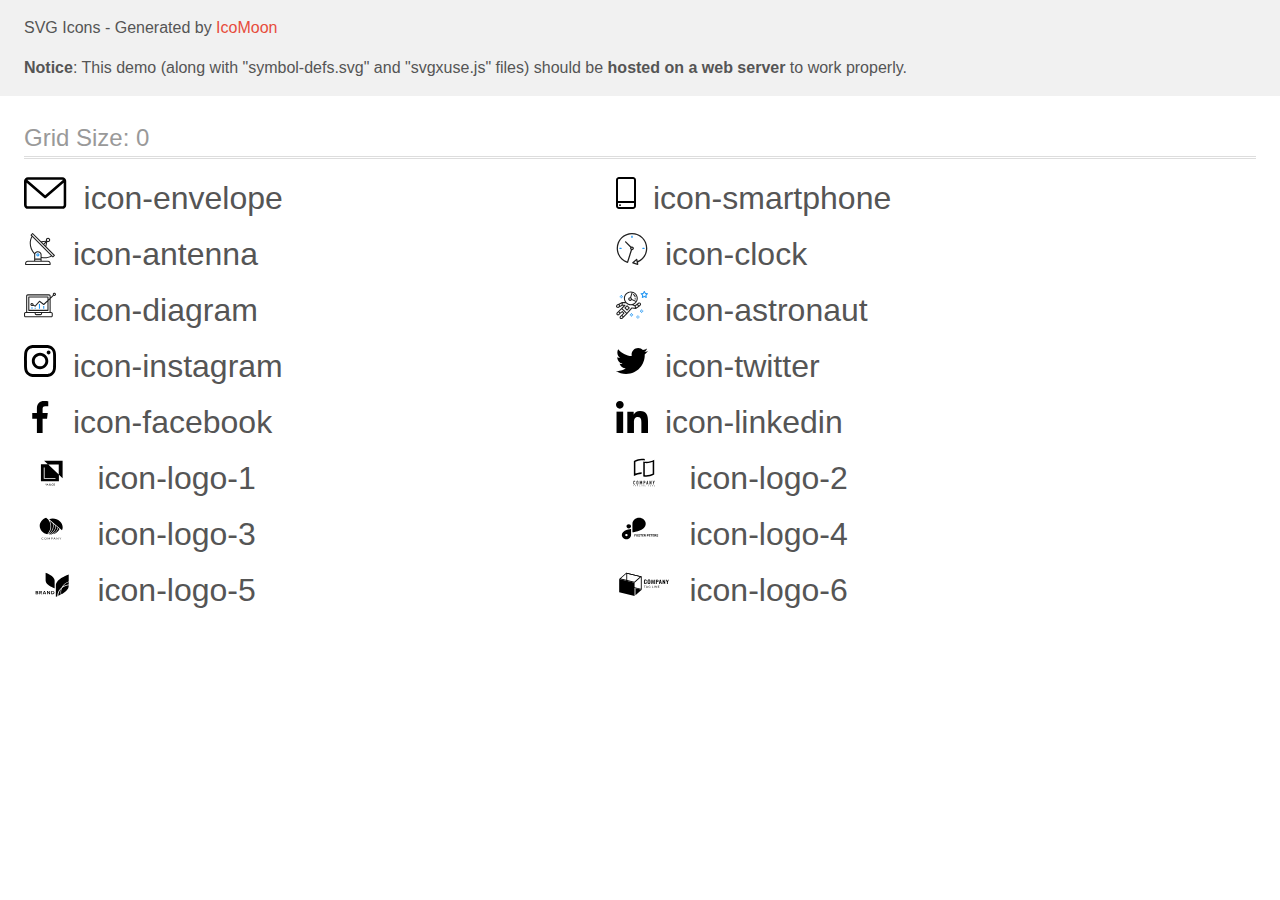
<file: images/icons/icomoon/demo-external-svg.html>
<!doctype html>
<html>
<head>
    <title>IcoMoon - SVG Icons</title>
    <meta charset="utf-8">
    <meta name="viewport" content="width=device-width, initial-scale=1">
    <link rel="stylesheet" href="demo-files/demo.css">
    <link rel="stylesheet" href="style.css">
</head>
<body>
<header class="bgc1 clearfix">
<div class="mhl">
    <p>SVG Icons - Generated by <a href="https://icomoon.io/app">IcoMoon</a></p><p><strong>Notice</strong>: This demo (along with "symbol-defs.svg" and "svgxuse.js" files) should be <b>hosted on a web server</b> to work properly.</p>
</div>
</header>
    <div class="clearfix mhl ptl">
        <h1 class="mvm mtn fgc1">Grid Size: 0</h1>
        <div class="glyph fs1">
            <div class="clearfix pbs">
                <svg class="icon icon-envelope"><use xlink:href="symbol-defs.svg#icon-envelope"></use></svg><span class="name"> icon-envelope</span>
            </div>
        </div>
        <div class="glyph fs1">
            <div class="clearfix pbs">
                <svg class="icon icon-smartphone"><use xlink:href="symbol-defs.svg#icon-smartphone"></use></svg><span class="name"> icon-smartphone</span>
            </div>
        </div>
        <div class="glyph fs1">
            <div class="clearfix pbs">
                <svg class="icon icon-antenna"><use xlink:href="symbol-defs.svg#icon-antenna"></use></svg><span class="name"> icon-antenna</span>
            </div>
        </div>
        <div class="glyph fs1">
            <div class="clearfix pbs">
                <svg class="icon icon-clock"><use xlink:href="symbol-defs.svg#icon-clock"></use></svg><span class="name"> icon-clock</span>
            </div>
        </div>
        <div class="glyph fs1">
            <div class="clearfix pbs">
                <svg class="icon icon-diagram"><use xlink:href="symbol-defs.svg#icon-diagram"></use></svg><span class="name"> icon-diagram</span>
            </div>
        </div>
        <div class="glyph fs1">
            <div class="clearfix pbs">
                <svg class="icon icon-astronaut"><use xlink:href="symbol-defs.svg#icon-astronaut"></use></svg><span class="name"> icon-astronaut</span>
            </div>
        </div>
        <div class="glyph fs1">
            <div class="clearfix pbs">
                <svg class="icon icon-instagram"><use xlink:href="symbol-defs.svg#icon-instagram"></use></svg><span class="name"> icon-instagram</span>
            </div>
        </div>
        <div class="glyph fs1">
            <div class="clearfix pbs">
                <svg class="icon icon-twitter"><use xlink:href="symbol-defs.svg#icon-twitter"></use></svg><span class="name"> icon-twitter</span>
            </div>
        </div>
        <div class="glyph fs1">
            <div class="clearfix pbs">
                <svg class="icon icon-facebook"><use xlink:href="symbol-defs.svg#icon-facebook"></use></svg><span class="name"> icon-facebook</span>
            </div>
        </div>
        <div class="glyph fs1">
            <div class="clearfix pbs">
                <svg class="icon icon-linkedin"><use xlink:href="symbol-defs.svg#icon-linkedin"></use></svg><span class="name"> icon-linkedin</span>
            </div>
        </div>
        <div class="glyph fs1">
            <div class="clearfix pbs">
                <svg class="icon icon-logo-1"><use xlink:href="symbol-defs.svg#icon-logo-1"></use></svg><span class="name"> icon-logo-1</span>
            </div>
        </div>
        <div class="glyph fs1">
            <div class="clearfix pbs">
                <svg class="icon icon-logo-2"><use xlink:href="symbol-defs.svg#icon-logo-2"></use></svg><span class="name"> icon-logo-2</span>
            </div>
        </div>
        <div class="glyph fs1">
            <div class="clearfix pbs">
                <svg class="icon icon-logo-3"><use xlink:href="symbol-defs.svg#icon-logo-3"></use></svg><span class="name"> icon-logo-3</span>
            </div>
        </div>
        <div class="glyph fs1">
            <div class="clearfix pbs">
                <svg class="icon icon-logo-4"><use xlink:href="symbol-defs.svg#icon-logo-4"></use></svg><span class="name"> icon-logo-4</span>
            </div>
        </div>
        <div class="glyph fs1">
            <div class="clearfix pbs">
                <svg class="icon icon-logo-5"><use xlink:href="symbol-defs.svg#icon-logo-5"></use></svg><span class="name"> icon-logo-5</span>
            </div>
        </div>
        <div class="glyph fs1">
            <div class="clearfix pbs">
                <svg class="icon icon-logo-6"><use xlink:href="symbol-defs.svg#icon-logo-6"></use></svg><span class="name"> icon-logo-6</span>
            </div>
        </div>
  </div>
<script defer src="svgxuse.js"></script>
</body>
</html>
</file>
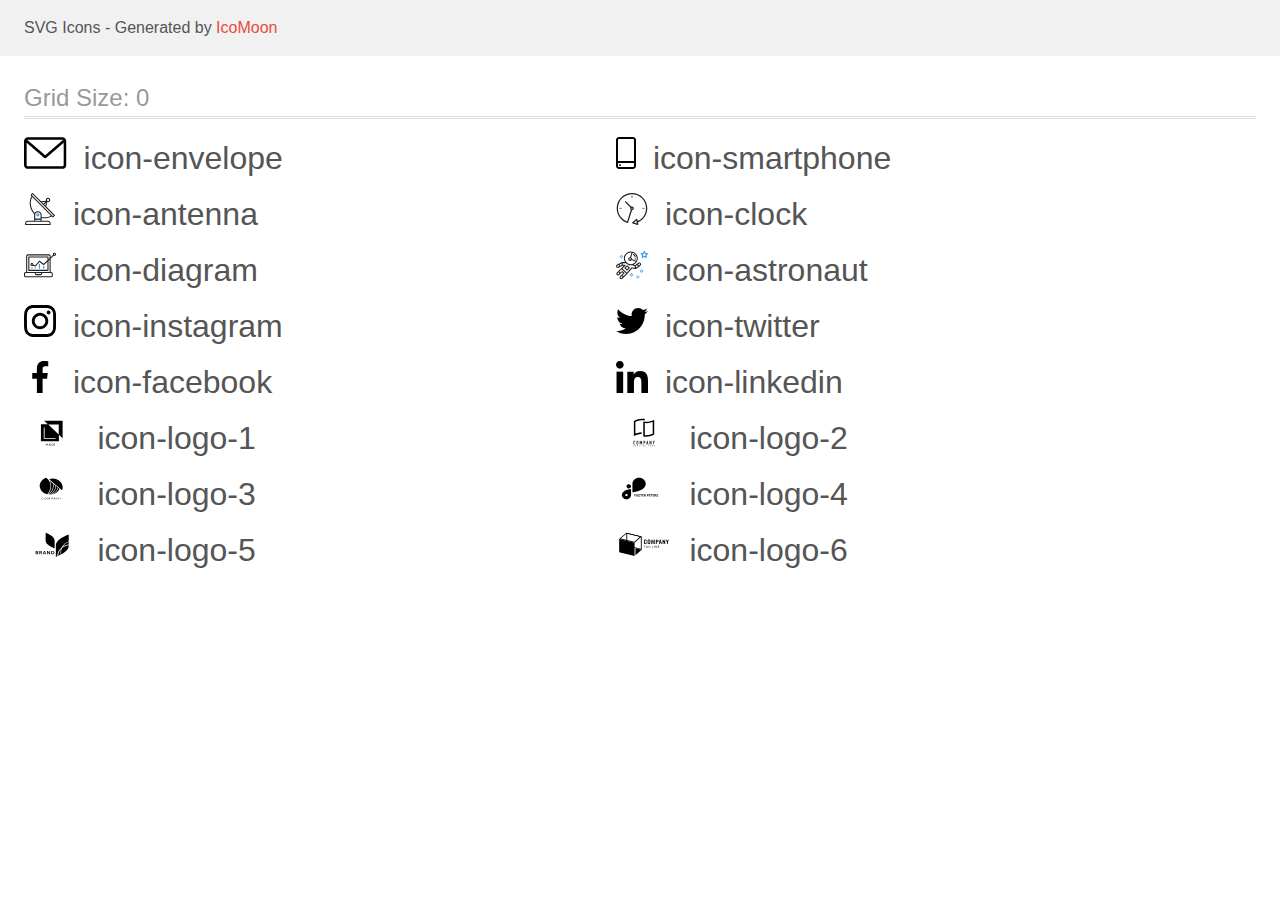
<file: images/icons/icomoon/demo.html>
<!doctype html>
<html>
<head>
    <title>IcoMoon - SVG Icons</title>
    <meta charset="utf-8">
    <meta name="viewport" content="width=device-width, initial-scale=1">
    <link rel="stylesheet" href="demo-files/demo.css">
    <link rel="stylesheet" href="style.css">
</head>
<body>
<svg aria-hidden="true" style="position: absolute; width: 0; height: 0; overflow: hidden;" version="1.1" xmlns="http://www.w3.org/2000/svg" xmlns:xlink="http://www.w3.org/1999/xlink">
<defs>
<symbol id="icon-envelope" viewBox="0 0 43 32">
<path d="M38.667 0h-34.667c-2.206 0-4 1.794-4 4v24c0 2.206 1.794 4 4 4h34.667c2.206 0 4-1.794 4-4v-24c0-2.206-1.794-4-4-4zM38.667 2.667c0.181 0 0.353 0.038 0.511 0.103l-17.844 15.466-17.844-15.466c0.158-0.066 0.33-0.103 0.511-0.103h34.667zM38.667 29.333h-34.667c-0.736 0-1.333-0.598-1.333-1.333v-22.413l17.793 15.421c0.251 0.217 0.563 0.326 0.874 0.326s0.622-0.108 0.874-0.326l17.793-15.421v22.413c0 0.736-0.598 1.333-1.333 1.333z"></path>
</symbol>
<symbol id="icon-smartphone" viewBox="0 0 20 32">
<path d="M17 0h-14c-1.654 0-3 1.346-3 3v26c0 1.654 1.346 3 3 3h14c1.654 0 3-1.346 3-3v-26c0-1.654-1.346-3-3-3zM3 2h14c0.552 0 1 0.448 1 1v21h-16v-21c0-0.552 0.448-1 1-1zM17 30h-14c-0.552 0-1-0.448-1-1v-3h16v3c0 0.552-0.448 1-1 1z"></path>
<path d="M4.707 27.478c0.391 0.365 0.391 0.956 0 1.321s-1.024 0.365-1.414 0c-0.391-0.365-0.391-0.956 0-1.321s1.024-0.365 1.414 0z"></path>
</symbol>
<symbol id="icon-antenna" viewBox="0 0 32 32">
<path fill="#212121" style="fill: var(--color1, #212121)" d="M30.773 22.098l-8.443-8.505 0.937-4.615c0.242 0.094 0.499 0.144 0.758 0.146h0.006c1.192 0.014 2.17-0.941 2.184-2.133s-0.941-2.17-2.133-2.184c-1.192-0.014-2.17 0.941-2.184 2.133-0.003 0.255 0.039 0.509 0.125 0.749l-4.96 0.605-8.091-8.133c-0.099-0.101-0.235-0.159-0.377-0.16-0.14 0.001-0.274 0.056-0.373 0.155l-1.513 1.504c-0.208 0.208-0.208 0.546 0 0.754l0.814 0.826c-3.153 5.798-2.129 12.978 2.519 17.663 0.043 0.041 0.092 0.074 0.146 0.098-0.034 0.18-0.051 0.364-0.052 0.547v6.187h-6.4c-1.472 0.002-2.665 1.195-2.667 2.667v1.067c0 0.295 0.239 0.533 0.533 0.533h24.533c0.295 0 0.533-0.239 0.533-0.533v-1.067c-0.002-1.472-1.195-2.665-2.667-2.667h-6.4v-2.742c1.003 0.21 2.024 0.317 3.049 0.32 2.458-0.003 4.877-0.615 7.040-1.783l0.818 0.823c0.099 0.101 0.235 0.159 0.377 0.16 0.14-0.001 0.274-0.056 0.373-0.155l1.513-1.504c0.208-0.208 0.208-0.546 0-0.754zM23.28 6.233c0.418-0.415 1.093-0.414 1.508 0.004s0.414 1.093-0.004 1.508c-0.2 0.199-0.47 0.31-0.752 0.31h-0.003c-0.589-0.003-1.064-0.483-1.061-1.072 0.002-0.282 0.115-0.552 0.314-0.751h-0.002zM22.024 9.738l-0.598 2.946-1.175-1.182 1.774-1.763zM21.419 8.836l-1.92 1.909-1.485-1.493 3.405-0.415zM24.004 28.8c0.884 0 1.6 0.716 1.6 1.6v0.533h-23.467v-0.533c0-0.884 0.716-1.6 1.6-1.6h20.267zM16.537 26.667v1.067h-5.333v-1.067h5.333zM11.204 25.6v-4.053c0-1.294 1.196-2.347 2.667-2.347s2.667 1.053 2.667 2.347v4.053h-5.333zM17.604 23.904v-2.357c0-1.882-1.675-3.413-3.733-3.413-1.331-0.020-2.576 0.657-3.281 1.786-4.058-4.274-4.971-10.645-2.279-15.887l18.602 18.708c-2.872 1.461-6.165 1.873-9.309 1.163zM28.893 23.22l-21.057-21.181 0.755-0.752 7.935 7.98c0.004 0 0.006 0.007 0.010 0.010l13.115 13.191-0.757 0.752z"></path>
<path fill="#2196f3" style="fill: var(--color2, #2196f3)" d="M13.876 20.267h-0.005c-0.884-0.001-1.601 0.714-1.602 1.598s0.714 1.601 1.598 1.602h0.005c0.884 0.001 1.601-0.714 1.602-1.598s-0.714-1.601-1.598-1.602zM14.249 22.245c-0.1 0.1-0.236 0.156-0.378 0.155-0.295-0.002-0.532-0.242-0.531-0.536 0.001-0.141 0.057-0.276 0.157-0.375s0.233-0.154 0.373-0.155c0.295 0.002 0.532 0.241 0.53 0.536-0.001 0.141-0.057 0.276-0.157 0.375h0.005z"></path>
</symbol>
<symbol id="icon-clock" viewBox="0 0 32 32">
<path fill="#212121" style="fill: var(--color1, #212121)" d="M31.297 15.301c-0.002-8.452-6.855-15.303-15.308-15.301s-15.303 6.855-15.301 15.308c0.001 6.658 4.307 12.551 10.649 14.576 0.061 0.019 0.124 0.029 0.187 0.029 0.121-0 0.239-0.032 0.342-0.094 0.135-0.080 0.236-0.207 0.283-0.356l3.865-12.25c1.057-0.005 1.909-0.866 1.903-1.923s-0.866-1.909-1.923-1.903c-0.284 0.001-0.565 0.067-0.82 0.191l-5.106-5.107c-0.253-0.245-0.657-0.238-0.902 0.016-0.239 0.247-0.239 0.639 0 0.886l5.103 5.109c-0.392 0.799-0.168 1.764 0.536 2.309l-3.683 11.673c-7.278-2.681-11.004-10.754-8.323-18.032s10.754-11.004 18.032-8.323 11.004 10.754 8.323 18.032c-1.31 3.556-4.001 6.431-7.462 7.973l-0.398-1.874c-0.073-0.344-0.411-0.565-0.756-0.492-0.109 0.023-0.209 0.074-0.292 0.148l-3.837 3.426c-0.263 0.234-0.287 0.637-0.052 0.9 0.076 0.085 0.174 0.149 0.283 0.184l4.899 1.563c0.335 0.108 0.694-0.077 0.802-0.412 0.034-0.106 0.040-0.219 0.017-0.328l-0.391-1.839c5.664-2.388 9.342-7.942 9.329-14.089zM15.992 14.664c0.352 0 0.638 0.286 0.638 0.638s-0.286 0.638-0.638 0.638c-0.352 0-0.638-0.285-0.638-0.638s0.285-0.638 0.638-0.638zM18.093 29.528l2.184-1.948 0.603 2.84-2.787-0.892z"></path>
<path fill="#2196f3" style="fill: var(--color2, #2196f3)" d="M15.354 3.185v1.275c0 0.352 0.285 0.638 0.638 0.638s0.638-0.285 0.638-0.638v-1.275c0-0.352-0.286-0.638-0.638-0.638s-0.638 0.286-0.638 0.638z"></path>
<path fill="#2196f3" style="fill: var(--color2, #2196f3)" d="M3.876 14.664c-0.352 0-0.638 0.286-0.638 0.638s0.285 0.638 0.638 0.638h1.275c0.352 0 0.638-0.285 0.638-0.638s-0.285-0.638-0.638-0.638h-1.275z"></path>
<path fill="#2196f3" style="fill: var(--color2, #2196f3)" d="M28.108 15.939c0.352 0 0.638-0.285 0.638-0.638s-0.285-0.638-0.638-0.638h-1.275c-0.352 0-0.638 0.286-0.638 0.638s0.286 0.638 0.638 0.638h1.275z"></path>
</symbol>
<symbol id="icon-diagram" viewBox="0 0 32 32">
<path fill="#2196f3" style="fill: var(--color2, #2196f3)" d="M14.926 14.965h1.066v4.798h-1.066v-4.797z"></path>
<path fill="#2196f3" style="fill: var(--color2, #2196f3)" d="M19.19 17.097h1.066v2.665h-1.066v-2.665z"></path>
<path fill="#2196f3" style="fill: var(--color2, #2196f3)" d="M10.661 18.696h1.066v1.066h-1.066v-1.066z"></path>
<path fill="#2196f3" style="fill: var(--color2, #2196f3)" d="M7.463 18.163h1.066v1.599h-1.066v-1.599z"></path>
<path fill="#212121" style="fill: var(--color1, #212121)" d="M1.599 28.291h25.587c0.883 0 1.599-0.716 1.599-1.599v-2.132c0-0.883-0.716-1.599-1.599-1.599h-0.533v-13.293l3.028-2.868c0.703 0.346 1.553 0.136 2.013-0.499s0.396-1.508-0.152-2.068-1.42-0.644-2.065-0.198c-0.644 0.446-0.873 1.292-0.542 2.002l-2.281 2.163v-1.23c0-0.883-0.716-1.599-1.599-1.599h-21.322c-0.883 0-1.599 0.716-1.599 1.599v15.992h-0.533c-0.883 0-1.599 0.716-1.599 1.599v2.132c0 0.883 0.716 1.599 1.599 1.599zM30.384 4.837c0.294 0 0.533 0.239 0.533 0.533s-0.239 0.533-0.533 0.533c-0.294 0-0.533-0.239-0.533-0.533s0.239-0.533 0.533-0.533zM3.198 6.969c0-0.294 0.239-0.533 0.533-0.533h21.322c0.294 0 0.533 0.239 0.533 0.533v2.239l-1.066 1.013v-2.186c0-0.294-0.239-0.533-0.533-0.533h-19.19c-0.294 0-0.533 0.239-0.533 0.533v13.326c0 0.294 0.239 0.533 0.533 0.533h19.19c0.294 0 0.533-0.239 0.533-0.533v-9.674l1.066-1.010v12.284h-22.388v-15.992zM7.996 13.899c-0.721-0.002-1.354 0.478-1.546 1.174s0.105 1.433 0.725 1.801c0.62 0.368 1.41 0.276 1.928-0.226l1.853 0.93c0.215 0.108 0.476 0.057 0.636-0.123l3.939-4.431 3.872 2.901c0.208 0.156 0.498 0.139 0.686-0.039l3.365-3.188v8.131h-18.124v-12.26h18.124v2.66l-3.771 3.572-3.904-2.927c-0.222-0.166-0.534-0.135-0.718 0.072l-3.993 4.493-1.493-0.746c0.011-0.064 0.018-0.129 0.020-0.193 0-0.883-0.716-1.599-1.599-1.599zM8.529 15.498c0 0.294-0.239 0.533-0.533 0.533s-0.533-0.239-0.533-0.533c0-0.294 0.239-0.533 0.533-0.533s0.533 0.239 0.533 0.533zM11.727 24.027h5.331v0.533c0 0.294-0.239 0.533-0.533 0.533h-4.264c-0.294 0-0.533-0.239-0.533-0.533v-0.533zM1.066 24.56c0-0.294 0.239-0.533 0.533-0.533h9.062v0.533c0 0.883 0.716 1.599 1.599 1.599h4.264c0.883 0 1.599-0.716 1.599-1.599v-0.533h9.062c0.294 0 0.533 0.239 0.533 0.533v2.132c0 0.294-0.239 0.533-0.533 0.533h-25.587c-0.294 0-0.533-0.239-0.533-0.533v-2.132z"></path>
</symbol>
<symbol id="icon-astronaut" viewBox="0 0 32 32">
<path fill="#2196f3" style="fill: var(--color2, #2196f3)" d="M31.974 4.524c-0.063-0.193-0.229-0.333-0.43-0.363l-1.91-0.278-0.855-1.731c-0.179-0.365-0.777-0.365-0.956 0l-0.855 1.731-1.91 0.278c-0.201 0.029-0.367 0.17-0.431 0.363-0.062 0.193-0.011 0.405 0.135 0.547l1.383 1.348-0.326 1.903c-0.034 0.2 0.048 0.402 0.212 0.522 0.166 0.121 0.382 0.135 0.562 0.040l1.709-0.899 1.709 0.899c0.078 0.041 0.164 0.061 0.249 0.061 0.11 0 0.221-0.034 0.314-0.102 0.164-0.119 0.246-0.322 0.212-0.522l-0.326-1.903 1.383-1.348c0.145-0.142 0.197-0.354 0.135-0.547zM29.511 5.851c-0.125 0.122-0.183 0.299-0.153 0.472l0.191 1.114-1-0.526c-0.078-0.041-0.163-0.061-0.249-0.061s-0.17 0.020-0.249 0.061l-1.001 0.526 0.191-1.114c0.030-0.173-0.028-0.349-0.153-0.472l-0.81-0.789 1.119-0.163c0.174-0.025 0.324-0.134 0.402-0.292l0.5-1.013 0.5 1.013c0.078 0.157 0.228 0.267 0.402 0.292l1.119 0.163-0.809 0.789z"></path>
<path fill="#2196f3" style="fill: var(--color2, #2196f3)" d="M26.134 20.522h-1.067v1.067h1.067v-1.067z"></path>
<path fill="#2196f3" style="fill: var(--color2, #2196f3)" d="M26.134 22.656h-1.067v1.067h1.067v-1.067z"></path>
<path fill="#2196f3" style="fill: var(--color2, #2196f3)" d="M27.2 21.589h-1.067v1.067h1.067v-1.067z"></path>
<path fill="#2196f3" style="fill: var(--color2, #2196f3)" d="M25.067 21.589h-1.067v1.067h1.067v-1.067z"></path>
<path fill="#2196f3" style="fill: var(--color2, #2196f3)" d="M22.4 26.389h-1.067v1.067h1.067v-1.067z"></path>
<path fill="#2196f3" style="fill: var(--color2, #2196f3)" d="M22.4 28.522h-1.067v1.067h1.067v-1.067z"></path>
<path fill="#2196f3" style="fill: var(--color2, #2196f3)" d="M23.467 27.456h-1.067v1.067h1.067v-1.067z"></path>
<path fill="#2196f3" style="fill: var(--color2, #2196f3)" d="M21.333 27.456h-1.067v1.067h1.067v-1.067z"></path>
<path fill="#2196f3" style="fill: var(--color2, #2196f3)" d="M16 24.256h-1.067v1.067h1.067v-1.067z"></path>
<path fill="#2196f3" style="fill: var(--color2, #2196f3)" d="M16 26.389h-1.067v1.067h1.067v-1.067z"></path>
<path fill="#2196f3" style="fill: var(--color2, #2196f3)" d="M17.067 25.322h-1.067v1.067h1.067v-1.067z"></path>
<path fill="#2196f3" style="fill: var(--color2, #2196f3)" d="M14.933 25.322h-1.067v1.067h1.067v-1.067z"></path>
<path fill="#2196f3" style="fill: var(--color2, #2196f3)" d="M5.867 6.122h-1.067v1.067h1.067v-1.067z"></path>
<path fill="#2196f3" style="fill: var(--color2, #2196f3)" d="M5.867 8.255h-1.067v1.067h1.067v-1.067z"></path>
<path fill="#2196f3" style="fill: var(--color2, #2196f3)" d="M6.933 7.189h-1.067v1.067h1.067v-1.067z"></path>
<path fill="#2196f3" style="fill: var(--color2, #2196f3)" d="M4.8 7.189h-1.067v1.067h1.067v-1.067z"></path>
<path fill="#212121" style="fill: var(--color1, #212121)" d="M24.715 14.159c-0.287-0.388-0.709-0.637-1.188-0.705-0.481-0.068-0.956 0.058-1.34 0.352l-1.252 0.96-1.898 1.417-1.358-0.541c2.421-1.086 4.114-3.508 4.114-6.32 0-3.823-3.123-6.933-6.961-6.933s-6.961 3.11-6.961 6.933c0 1.386 0.414 2.674 1.12 3.758l-2.764-0.024c-0.002 0-0.003 0-0.005 0-0.009 0-0.015 0.004-0.023 0.005-0.053 0.002-0.105 0.013-0.155 0.031-0.013 0.005-0.026 0.008-0.038 0.013-0.006 0.003-0.013 0.003-0.019 0.006l-3.233 1.596c-0.001 0-0.001 0-0.001 0.001l-1.893 0.911c-0.021 0.009-0.042 0.021-0.063 0.035-0.755 0.502-1.012 1.489-0.598 2.295 0.22 0.429 0.595 0.745 1.056 0.889 0.178 0.055 0.359 0.083 0.539 0.083 0.29 0 0.577-0.071 0.839-0.211l1.388-0.738 2.264-1.169 1.357-0.008-5.442 5.416c-0.001 0.001-0.001 0.001-0.002 0.001l-1.339 1.333c-0.316 0.315-0.49 0.732-0.49 1.178s0.174 0.863 0.49 1.179c0.325 0.323 0.752 0.485 1.179 0.485s0.854-0.162 1.18-0.485l1.314-1.309 1.741-1.3 0.901 0.897-1.762 1.754c-0 0.001-0.001 0.001-0.002 0.001l-1.339 1.333c-0.316 0.315-0.49 0.732-0.49 1.178s0.174 0.863 0.49 1.179c0.325 0.323 0.753 0.485 1.18 0.485s0.855-0.162 1.18-0.485l3.482-3.467c0.001-0.001 0.001-0.001 0.001-0.002l1.010-1-0.004-0.004c0.006-0.006 0.015-0.009 0.022-0.015l5.166-5.658 3.471 0.494c0.025 0.004 0.050 0.005 0.075 0.005 0.065 0 0.127-0.015 0.187-0.038 0.018-0.006 0.033-0.015 0.050-0.023 0.019-0.010 0.039-0.015 0.058-0.027l3.213-2.133c0.012-0.008 0.018-0.021 0.029-0.029 0.013-0.010 0.029-0.014 0.041-0.026l1.271-1.191c0.662-0.62 0.753-1.635 0.212-2.362zM2.13 17.77c-0.173 0.093-0.37 0.111-0.558 0.052-0.187-0.058-0.338-0.186-0.427-0.358-0.161-0.314-0.068-0.695 0.214-0.902l1.314-0.632 0.449 1.312-0.992 0.528zM5.628 15.942l-1.548 0.8-0.439-1.283 2.027-1.001-0.040 1.484zM20.727 9.322c0 0.918-0.219 1.785-0.599 2.559l-4.181-1.899c-0.044-0.573-0.341-1.075-0.788-1.388l1.464-4.86c2.378 0.756 4.105 2.974 4.105 5.588zM8.938 9.322c0-3.235 2.644-5.867 5.894-5.867 0.253 0 0.5 0.021 0.745 0.052l-1.432 4.754c-0.019-0.001-0.037-0.006-0.057-0.006-1.033 0-1.873 0.837-1.873 1.867s0.84 1.867 1.873 1.867c0.694 0 1.294-0.383 1.618-0.945l3.862 1.755c-1.075 1.446-2.795 2.39-4.737 2.39-3.25 0-5.894-2.632-5.894-5.867zM14.894 10.122c0 0.441-0.362 0.8-0.806 0.8s-0.806-0.359-0.806-0.8c0-0.441 0.362-0.8 0.806-0.8s0.806 0.359 0.806 0.8zM2.465 25.146c-0.236 0.234-0.619 0.234-0.854 0.001-0.114-0.114-0.176-0.263-0.176-0.423s0.062-0.309 0.176-0.421l0.962-0.958 0.851 0.848-0.959 0.955zM5.679 28.88c-0.236 0.234-0.619 0.235-0.855 0.001-0.114-0.114-0.176-0.263-0.176-0.423s0.062-0.309 0.176-0.421l0.963-0.959 0.852 0.848-0.96 0.955zM9.16 25.411c-0.001 0-0.001 0-0.002 0.001l-1.765 1.76-0.852-0.848 1.763-1.755c0 0 0 0 0-0s0.001-0.001 0.002-0.001c0.040-0.040 0.065-0.088 0.090-0.135 0.007-0.014 0.020-0.026 0.026-0.040 0.017-0.041 0.019-0.085 0.026-0.129 0.003-0.025 0.014-0.047 0.014-0.073 0-0.036-0.013-0.070-0.020-0.106-0.006-0.032-0.006-0.065-0.019-0.095-0.020-0.050-0.055-0.094-0.091-0.138-0.010-0.012-0.014-0.027-0.025-0.038 0 0 0 0-0.001 0s-0.001-0.002-0.001-0.002l-1.607-1.6c-0.017-0.017-0.039-0.024-0.058-0.038-0.028-0.022-0.055-0.042-0.087-0.058-0.030-0.015-0.061-0.024-0.093-0.033-0.034-0.010-0.067-0.017-0.103-0.020-0.033-0.002-0.063 0.001-0.095 0.005-0.036 0.004-0.069 0.009-0.104 0.020-0.034 0.011-0.063 0.027-0.094 0.045-0.020 0.011-0.042 0.015-0.061 0.029l-1.773 1.324-0.901-0.897 2.399-2.386 4.361 4.289-0.928 0.919zM15.979 18.394c-0.015-0.002-0.030 0.004-0.045 0.003-0.039-0.002-0.076 0.001-0.115 0.007-0.030 0.005-0.059 0.011-0.088 0.021-0.034 0.012-0.065 0.028-0.097 0.047-0.030 0.018-0.057 0.037-0.083 0.061-0.013 0.011-0.028 0.017-0.040 0.029l-4.698 5.146-4.328-4.257 2.833-2.818c0.209-0.208 0.21-0.546 0.002-0.755-0.105-0.105-0.243-0.157-0.381-0.156v-0.001l-2.219 0.013 0.028-1.607 3.104 0.027c1.265 1.294 3.029 2.101 4.981 2.101 0.437 0 0.864-0.045 1.279-0.123 0.040 0.032 0.079 0.065 0.13 0.085l2.41 0.96 0.331 1.644-3.003-0.427zM20.020 18.572l-0.313-1.558 1.446-1.080 0.947 1.257-2.080 1.381zM23.774 15.741l-0.838 0.785-0.931-1.236 0.831-0.637c0.155-0.119 0.351-0.168 0.543-0.143 0.193 0.027 0.364 0.128 0.48 0.284 0.217 0.292 0.18 0.699-0.085 0.947z"></path>
<path fill="#212121" style="fill: var(--color1, #212121)" d="M13.602 18.544l-2.143-2.133c-0.207-0.207-0.545-0.207-0.753 0l-2.142 2.133c-0.1 0.101-0.157 0.236-0.157 0.378s0.056 0.278 0.157 0.378l2.142 2.133c0.104 0.103 0.241 0.155 0.377 0.155s0.273-0.052 0.376-0.155l2.143-2.133c0.1-0.1 0.157-0.236 0.157-0.378s-0.057-0.278-0.157-0.378zM11.083 20.303l-1.387-1.381 1.387-1.381 1.387 1.381-1.387 1.381z"></path>
<path fill="#212121" style="fill: var(--color1, #212121)" d="M17.164 5.071l-0.258 1.036c0.071 0.018 1.738 0.452 1.738 2.149h1.067c-0-2.017-1.666-2.965-2.547-3.185z"></path>
<path fill="#212121" style="fill: var(--color1, #212121)" d="M19.711 9.322h-1.067v1.067h1.067v-1.067z"></path>
</symbol>
<symbol id="icon-instagram" viewBox="0 0 32 32">
<path d="M31.969 9.408c-0.075-1.7-0.35-2.869-0.744-3.882-0.406-1.075-1.032-2.038-1.851-2.838-0.8-0.813-1.769-1.444-2.832-1.844-1.019-0.394-2.182-0.669-3.882-0.744-1.713-0.081-2.257-0.1-6.601-0.1s-4.888 0.019-6.595 0.094c-1.7 0.075-2.869 0.35-3.882 0.744-1.075 0.406-2.038 1.031-2.838 1.85-0.813 0.8-1.444 1.769-1.844 2.832-0.394 1.019-0.669 2.182-0.744 3.882-0.081 1.713-0.1 2.257-0.1 6.601s0.019 4.888 0.094 6.595c0.075 1.7 0.35 2.869 0.744 3.882 0.406 1.075 1.038 2.038 1.85 2.838 0.8 0.813 1.769 1.444 2.832 1.844 1.019 0.394 2.182 0.669 3.882 0.744 1.706 0.075 2.25 0.094 6.595 0.094s4.888-0.019 6.595-0.094c1.7-0.075 2.869-0.35 3.882-0.744 2.151-0.832 3.851-2.532 4.682-4.682 0.394-1.019 0.669-2.182 0.744-3.882 0.075-1.707 0.094-2.251 0.094-6.595s-0.006-4.888-0.081-6.595zM29.087 22.473c-0.069 1.563-0.331 2.407-0.55 2.969-0.538 1.394-1.644 2.5-3.038 3.038-0.563 0.219-1.413 0.481-2.969 0.55-1.688 0.075-2.194 0.094-6.464 0.094s-4.782-0.019-6.464-0.094c-1.563-0.069-2.407-0.331-2.969-0.55-0.694-0.256-1.325-0.663-1.838-1.194-0.531-0.519-0.938-1.144-1.194-1.838-0.219-0.563-0.481-1.413-0.55-2.969-0.075-1.688-0.094-2.194-0.094-6.464s0.019-4.782 0.094-6.464c0.069-1.563 0.331-2.407 0.55-2.969 0.256-0.694 0.663-1.325 1.2-1.838 0.519-0.531 1.144-0.938 1.838-1.194 0.563-0.219 1.413-0.481 2.969-0.55 1.688-0.075 2.194-0.094 6.464-0.094 4.276 0 4.782 0.019 6.464 0.094 1.563 0.069 2.407 0.331 2.969 0.55 0.694 0.256 1.325 0.662 1.838 1.194 0.531 0.519 0.938 1.144 1.194 1.838 0.219 0.563 0.481 1.413 0.55 2.969 0.075 1.688 0.094 2.194 0.094 6.464s-0.019 4.77-0.094 6.458z"></path>
<path d="M16.059 7.783c-4.538 0-8.22 3.682-8.22 8.22s3.682 8.22 8.22 8.22c4.538 0 8.22-3.682 8.22-8.22s-3.682-8.22-8.22-8.22zM16.059 21.335c-2.944 0-5.332-2.388-5.332-5.332s2.388-5.332 5.332-5.332c2.944 0 5.332 2.388 5.332 5.332s-2.388 5.332-5.332 5.332z"></path>
<path d="M26.524 7.458c0 1.060-0.859 1.919-1.919 1.919s-1.919-0.859-1.919-1.919c0-1.060 0.859-1.919 1.919-1.919s1.919 0.859 1.919 1.919z"></path>
</symbol>
<symbol id="icon-twitter" viewBox="0 0 32 32">
<path d="M32 6.078c-1.19 0.522-2.458 0.868-3.78 1.036 1.36-0.812 2.398-2.088 2.886-3.626-1.268 0.756-2.668 1.29-4.16 1.588-1.204-1.282-2.92-2.076-4.792-2.076-3.632 0-6.556 2.948-6.556 6.562 0 0.52 0.044 1.020 0.152 1.496-5.454-0.266-10.28-2.88-13.522-6.862-0.566 0.982-0.898 2.106-0.898 3.316 0 2.272 1.17 4.286 2.914 5.452-1.054-0.020-2.088-0.326-2.964-0.808 0 0.020 0 0.046 0 0.072 0 3.188 2.274 5.836 5.256 6.446-0.534 0.146-1.116 0.216-1.72 0.216-0.42 0-0.844-0.024-1.242-0.112 0.85 2.598 3.262 4.508 6.13 4.57-2.232 1.746-5.066 2.798-8.134 2.798-0.538 0-1.054-0.024-1.57-0.090 2.906 1.874 6.35 2.944 10.064 2.944 12.072 0 18.672-10 18.672-18.668 0-0.29-0.010-0.57-0.024-0.848 1.302-0.924 2.396-2.078 3.288-3.406z"></path>
</symbol>
<symbol id="icon-facebook" viewBox="0 0 32 32">
<path d="M21.329 5.313h2.921v-5.088c-0.504-0.069-2.237-0.225-4.256-0.225-4.212 0-7.097 2.649-7.097 7.519v4.481h-4.648v5.688h4.648v14.312h5.699v-14.311h4.46l0.708-5.688h-5.169v-3.919c0.001-1.644 0.444-2.769 2.735-2.769z"></path>
</symbol>
<symbol id="icon-linkedin" viewBox="0 0 32 32">
<path d="M31.992 32v-0.001h0.008v-11.736c0-5.741-1.236-10.164-7.948-10.164-3.227 0-5.392 1.771-6.276 3.449h-0.093v-2.913h-6.364v21.364h6.627v-10.579c0-2.785 0.528-5.479 3.977-5.479 3.399 0 3.449 3.179 3.449 5.657v10.401h6.62z"></path>
<path d="M0.528 10.636h6.635v21.364h-6.635v-21.364z"></path>
<path d="M3.843 0c-2.121 0-3.843 1.721-3.843 3.843s1.721 3.879 3.843 3.879c2.121 0 3.843-1.757 3.843-3.879-0.001-2.121-1.723-3.843-3.843-3.843v0z"></path>
</symbol>
<symbol id="icon-logo-1" viewBox="0 0 57 32">
<path d="M20.267 3.733l3.738 3.538-6.938-0.004v17.166h18.133v-6.564l3.733 3.534v-17.671h-18.667zM35.036 17.455l-10.597-10.032h10.597v10.032zM31.746 21.923h-11.81v-11.545h0.835v10.764h10.975v0.782zM22.725 26.72l-0.436 0.898-0.436-0.898h-0.366l0.637 1.198v0.698h0.331v-0.698l0.635-1.198h-0.365zM23.273 28.615l0.154-0.441h0.734l0.155 0.441h0.344l-0.717-1.896h-0.296l-0.716 1.896h0.342zM23.794 27.122l0.275 0.786h-0.549l0.275-0.786zM25.531 27.863c-0.048 0.073-0.072 0.153-0.072 0.241 0 0.16 0.056 0.29 0.168 0.389s0.263 0.148 0.451 0.148 0.349-0.051 0.484-0.152l0.107 0.126h0.367l-0.279-0.329c0.109-0.149 0.164-0.341 0.164-0.574h-0.275c0 0.128-0.026 0.243-0.079 0.348l-0.366-0.432 0.129-0.094c0.091-0.066 0.157-0.132 0.197-0.198s0.060-0.14 0.060-0.219c0-0.12-0.044-0.22-0.133-0.301s-0.201-0.122-0.339-0.122c-0.153 0-0.274 0.043-0.365 0.13s-0.135 0.203-0.135 0.352c0 0.061 0.014 0.124 0.043 0.189s0.081 0.144 0.155 0.237c-0.141 0.101-0.235 0.188-0.283 0.262zM26.386 28.282c-0.093 0.071-0.193 0.107-0.299 0.107-0.095 0-0.17-0.027-0.227-0.082s-0.085-0.126-0.085-0.214c0-0.102 0.052-0.192 0.156-0.271l0.040-0.029 0.414 0.488zM26.046 27.442c-0.089-0.11-0.134-0.202-0.134-0.275 0-0.063 0.018-0.116 0.055-0.158s0.085-0.063 0.147-0.063c0.057 0 0.105 0.018 0.142 0.053s0.056 0.077 0.056 0.126c0 0.075-0.027 0.136-0.081 0.184l-0.040 0.033-0.145 0.099zM29.132 28.472c0.13-0.114 0.205-0.272 0.224-0.474h-0.328c-0.017 0.135-0.059 0.232-0.124 0.29s-0.162 0.087-0.292 0.087c-0.142 0-0.249-0.054-0.323-0.161s-0.109-0.264-0.109-0.469v-0.168c0.002-0.202 0.041-0.355 0.117-0.46s0.188-0.158 0.331-0.158c0.123 0 0.217 0.030 0.28 0.091s0.104 0.158 0.12 0.294h0.328c-0.021-0.207-0.095-0.368-0.223-0.482s-0.296-0.171-0.505-0.171c-0.155 0-0.293 0.037-0.411 0.111s-0.209 0.179-0.272 0.315c-0.063 0.136-0.095 0.294-0.095 0.473v0.177c0.003 0.174 0.035 0.328 0.098 0.46s0.151 0.234 0.266 0.306c0.115 0.071 0.249 0.107 0.4 0.107 0.216 0 0.389-0.056 0.52-0.169zM31.068 28.206c0.064-0.141 0.096-0.304 0.096-0.49v-0.105c-0.001-0.185-0.034-0.347-0.099-0.486s-0.158-0.247-0.277-0.32c-0.119-0.075-0.256-0.112-0.41-0.112s-0.292 0.038-0.411 0.113c-0.119 0.075-0.211 0.183-0.277 0.324s-0.098 0.305-0.098 0.49v0.107c0.001 0.181 0.034 0.342 0.099 0.48s0.159 0.246 0.279 0.322c0.121 0.075 0.258 0.112 0.411 0.112 0.155 0 0.293-0.037 0.411-0.112s0.212-0.183 0.276-0.323zM30.716 27.135c0.080 0.112 0.12 0.273 0.12 0.483v0.099c0 0.214-0.040 0.376-0.119 0.487s-0.19 0.167-0.336 0.167c-0.144 0-0.257-0.057-0.339-0.171s-0.121-0.275-0.121-0.483v-0.109c0.002-0.204 0.043-0.362 0.122-0.473s0.192-0.168 0.335-0.168c0.146 0 0.258 0.056 0.337 0.168z"></path>
</symbol>
<symbol id="icon-logo-2" viewBox="0 0 57 32">
<path d="M26.727 3.165h-0.073c-0.112-0.007-0.224-0.010-0.336-0.012v0h-0.243c-0.212 0-0.428 0.005-0.642 0.016-0.016-0.001-0.032-0.001-0.049 0-1.944 0.11-3.848 0.596-5.609 1.431l-0.231 0.111v11.809l0.54-0.183c0.474-0.163 0.978-0.309 1.5-0.445 1.411-0.362 2.861-0.555 4.317-0.574v1.551c-0.193 0.001-0.38 0.007-0.568 0.016h-0.045c-1.121 0.061-2.233 0.232-3.322 0.51-1.378 0.345-2.708 0.863-3.957 1.542v-15.145c1.298-0.757 2.695-1.325 4.151-1.688 1.278-0.33 2.593-0.5 3.913-0.504h0.228c0.273 0.007 0.538 0.019 0.788 0.038 0.658 0.046 1.31 0.15 1.95 0.311v1.527c-0.621-0.145-1.253-0.24-1.889-0.285-0.013-0.001-0.026-0.002-0.039-0.003-0.132-0.011-0.263-0.022-0.386-0.022zM29.415 4.726c0.339 0.026 0.689 0.038 1.044 0.038 1.388-0.005 2.769-0.182 4.114-0.528 1.378-0.346 2.706-0.865 3.956-1.543v14.875c-1.298 0.756-2.696 1.325-4.153 1.688-1.279 0.329-2.593 0.498-3.913 0.503-1 0.008-1.997-0.11-2.968-0.35v-14.971c0.229 0.053 0.465 0.102 0.706 0.142 0.394 0.066 0.81 0.115 1.214 0.145zM36.985 4.841l-0.54 0.182c-0.497 0.167-0.997 0.316-1.5 0.449-1.465 0.377-2.971 0.57-4.483 0.575-0.352 0-0.676-0.010-0.989-0.030l-0.43-0.028v12.148l0.37 0.033c0.343 0.030 0.696 0.045 1.052 0.045 1.191-0.005 2.377-0.159 3.531-0.457 0.95-0.238 1.874-0.57 2.759-0.991l0.231-0.111v-11.813z"></path>
<path d="M19.060 24.113c-0.078-0.080-0.171-0.144-0.274-0.186s-0.214-0.061-0.326-0.057c-0.119-0.002-0.237 0.021-0.347 0.065-0.101 0.040-0.193 0.101-0.27 0.178s-0.135 0.17-0.174 0.271c-0.042 0.107-0.063 0.22-0.062 0.335v2.023c-0.005 0.143 0.022 0.284 0.080 0.415 0.048 0.104 0.117 0.196 0.202 0.271 0.081 0.068 0.176 0.117 0.278 0.144 0.098 0.028 0.2 0.042 0.302 0.042 0.113 0.001 0.224-0.023 0.326-0.070 0.101-0.044 0.193-0.108 0.27-0.187 0.075-0.079 0.135-0.171 0.177-0.271 0.043-0.102 0.065-0.212 0.065-0.323v-0.226h-0.529v0.18c0.002 0.062-0.009 0.123-0.031 0.18-0.017 0.043-0.043 0.082-0.077 0.114-0.033 0.026-0.070 0.046-0.111 0.058-0.036 0.012-0.073 0.018-0.111 0.019-0.047 0.006-0.095-0.002-0.139-0.021s-0.081-0.049-0.11-0.088c-0.050-0.081-0.074-0.176-0.070-0.271v-1.887c-0.003-0.105 0.019-0.208 0.065-0.302 0.027-0.043 0.066-0.077 0.112-0.098s0.097-0.030 0.147-0.024c0.046-0.002 0.091 0.008 0.132 0.028s0.077 0.049 0.104 0.086c0.059 0.078 0.090 0.173 0.088 0.271v0.175h0.524v-0.206c0.001-0.121-0.021-0.241-0.065-0.354-0.039-0.106-0.099-0.203-0.177-0.285z"></path>
<path d="M22.202 24.090c-0.169-0.142-0.381-0.221-0.602-0.222-0.108 0-0.215 0.020-0.316 0.057-0.103 0.037-0.198 0.093-0.279 0.165-0.088 0.079-0.158 0.175-0.205 0.283-0.053 0.124-0.079 0.257-0.077 0.392v1.941c-0.004 0.137 0.023 0.272 0.077 0.397 0.048 0.104 0.118 0.197 0.205 0.271 0.081 0.075 0.176 0.133 0.279 0.171 0.101 0.037 0.208 0.056 0.316 0.057s0.215-0.020 0.316-0.057c0.105-0.038 0.202-0.096 0.286-0.171 0.084-0.076 0.152-0.168 0.2-0.271 0.054-0.125 0.081-0.261 0.077-0.397v-1.941c0.003-0.135-0.024-0.268-0.077-0.392-0.047-0.107-0.115-0.203-0.2-0.283zM21.955 26.706c0.004 0.052-0.003 0.104-0.021 0.152s-0.047 0.092-0.084 0.128c-0.070 0.059-0.158 0.091-0.249 0.091s-0.179-0.032-0.249-0.091c-0.037-0.036-0.066-0.080-0.084-0.128s-0.025-0.101-0.021-0.152v-1.941c-0.004-0.052 0.003-0.104 0.021-0.152s0.047-0.092 0.084-0.128c0.070-0.059 0.158-0.091 0.249-0.091s0.179 0.032 0.249 0.091c0.037 0.036 0.066 0.080 0.084 0.128s0.025 0.101 0.021 0.152v1.941z"></path>
<path d="M26.329 27.573v-3.674h-0.509l-0.668 1.945h-0.009l-0.673-1.945h-0.503v3.674h0.525v-2.235h0.009l0.514 1.58h0.262l0.518-1.58h0.009v2.235h0.525z"></path>
<path d="M29.311 24.157c-0.081-0.091-0.183-0.16-0.297-0.201-0.123-0.040-0.251-0.059-0.38-0.057h-0.78v3.674h0.523v-1.435h0.27c0.163 0.007 0.326-0.027 0.472-0.1 0.119-0.066 0.218-0.163 0.287-0.281 0.061-0.098 0.101-0.206 0.12-0.32 0.021-0.138 0.030-0.278 0.028-0.418 0.005-0.176-0.012-0.353-0.051-0.525-0.035-0.127-0.101-0.243-0.193-0.338zM29.041 25.277c-0.002 0.067-0.019 0.132-0.049 0.191-0.030 0.056-0.077 0.102-0.135 0.129-0.078 0.035-0.162 0.050-0.247 0.046h-0.239v-1.249h0.27c0.081-0.004 0.162 0.012 0.236 0.046 0.054 0.031 0.097 0.079 0.123 0.136 0.029 0.065 0.044 0.134 0.046 0.205 0 0.077 0 0.159 0 0.244s0.005 0.174 0 0.252h-0.005z"></path>
<path d="M31.791 23.899h-0.429l-0.809 3.674h0.523l0.154-0.789h0.714l0.154 0.789h0.524l-0.83-3.674zM31.308 26.283l0.258-1.332h0.009l0.256 1.332h-0.524z"></path>
<path d="M35.173 26.112h-0.009l-0.791-2.213h-0.503v3.674h0.523v-2.209h0.011l0.8 2.209h0.492v-3.674h-0.523v2.213z"></path>
<path d="M38.372 23.899l-0.421 1.461h-0.011l-0.421-1.461h-0.554l0.719 2.121v1.553h0.524v-1.553l0.719-2.121h-0.554z"></path>
<path d="M17.6 28.61h0.252v0.708h0.171v-0.708h0.251v-0.145h-0.675v0.145z"></path>
<path d="M19.721 28.465l-0.331 0.853h0.182l0.070-0.194h0.34l0.073 0.194h0.186l-0.339-0.853h-0.182zM19.694 28.981l0.116-0.316 0.116 0.316h-0.232z"></path>
<path d="M21.818 29.004h0.197v0.11c-0.058 0.046-0.129 0.071-0.202 0.072-0.034 0.002-0.069-0.004-0.1-0.019s-0.059-0.036-0.081-0.063c-0.045-0.065-0.068-0.143-0.063-0.222 0-0.19 0.082-0.285 0.246-0.285 0.043-0.004 0.086 0.007 0.121 0.032s0.061 0.062 0.072 0.104l0.169-0.033c-0.036-0.167-0.156-0.251-0.362-0.251-0.11-0.003-0.216 0.036-0.298 0.11-0.043 0.042-0.076 0.094-0.097 0.15s-0.030 0.117-0.025 0.178c-0.005 0.117 0.034 0.231 0.109 0.32 0.042 0.043 0.092 0.077 0.148 0.098s0.116 0.031 0.176 0.027c0.134 0.004 0.263-0.045 0.362-0.136v-0.336h-0.37v0.144z"></path>
<path d="M23.959 28.465h-0.173v0.853h0.598v-0.145h-0.425v-0.708z"></path>
<path d="M25.769 28.465h-0.173v0.853h0.173v-0.853z"></path>
<path d="M27.539 29.035l-0.349-0.57h-0.167v0.853h0.161v-0.557l0.343 0.557h0.171v-0.853h-0.158v0.57z"></path>
<path d="M29.14 28.943h0.425v-0.145h-0.425v-0.187h0.457v-0.145h-0.63v0.853h0.648v-0.145h-0.475v-0.231z"></path>
<path d="M33.020 28.802h-0.336v-0.336h-0.171v0.853h0.171v-0.373h0.336v0.373h0.171v-0.853h-0.171v0.336z"></path>
<path d="M34.629 28.943h0.426v-0.145h-0.426v-0.187h0.459v-0.145h-0.63v0.853h0.646v-0.145h-0.475v-0.231z"></path>
<path d="M36.812 28.943c0.148-0.023 0.224-0.102 0.224-0.237 0.004-0.036-0.001-0.073-0.016-0.106s-0.038-0.062-0.068-0.083c-0.077-0.039-0.163-0.056-0.25-0.050h-0.362v0.853h0.171v-0.357h0.034c0.037-0.002 0.073 0.004 0.107 0.019 0.025 0.015 0.046 0.037 0.061 0.062l0.186 0.271h0.205l-0.104-0.167c-0.046-0.082-0.111-0.153-0.189-0.205zM36.64 28.825h-0.127v-0.214h0.135c0.059-0.005 0.118 0.002 0.174 0.020 0.012 0.011 0.022 0.025 0.029 0.040s0.009 0.032 0.009 0.049c-0.001 0.017-0.005 0.033-0.013 0.048s-0.019 0.027-0.032 0.037c-0.056 0.017-0.115 0.024-0.174 0.020z"></path>
<path d="M38.458 28.943h0.425v-0.145h-0.425v-0.187h0.459v-0.145h-0.631v0.853h0.648v-0.145h-0.475v-0.231z"></path>
</symbol>
<symbol id="icon-logo-3" viewBox="0 0 57 32">
<path d="M19.417 26.187c0.008 0 0.017 0.002 0.025 0.005s0.015 0.007 0.020 0.013l0.116 0.111c-0.090 0.090-0.202 0.162-0.327 0.211-0.147 0.053-0.305 0.079-0.464 0.076-0.149 0.003-0.298-0.021-0.436-0.071-0.125-0.045-0.237-0.113-0.329-0.2-0.094-0.089-0.166-0.194-0.212-0.308-0.051-0.127-0.076-0.261-0.074-0.396-0.002-0.135 0.025-0.27 0.080-0.397 0.051-0.115 0.127-0.22 0.225-0.308 0.099-0.087 0.218-0.155 0.349-0.201 0.143-0.048 0.296-0.072 0.449-0.071 0.143-0.003 0.285 0.019 0.417 0.064 0.115 0.043 0.221 0.104 0.313 0.178l-0.097 0.119c-0.007 0.008-0.015 0.016-0.025 0.021-0.012 0.007-0.025 0.010-0.039 0.009-0.015-0.001-0.030-0.005-0.042-0.013l-0.052-0.032-0.073-0.040c-0.031-0.015-0.064-0.028-0.097-0.039-0.043-0.013-0.087-0.024-0.132-0.032-0.057-0.009-0.115-0.013-0.173-0.013-0.111-0.001-0.22 0.017-0.323 0.053-0.096 0.034-0.182 0.084-0.253 0.149-0.073 0.069-0.128 0.15-0.164 0.238-0.041 0.101-0.061 0.207-0.060 0.313-0.002 0.108 0.018 0.216 0.060 0.318 0.035 0.087 0.090 0.167 0.161 0.236 0.067 0.064 0.149 0.114 0.241 0.147 0.095 0.034 0.197 0.051 0.3 0.050 0.059 0.001 0.119-0.003 0.177-0.010 0.096-0.010 0.188-0.039 0.269-0.085 0.041-0.023 0.079-0.049 0.115-0.078 0.015-0.012 0.035-0.020 0.055-0.020z"></path>
<path d="M22.776 25.629c0.002 0.134-0.025 0.267-0.078 0.393-0.047 0.114-0.122 0.218-0.219 0.305s-0.214 0.155-0.344 0.2c-0.285 0.094-0.599 0.094-0.884 0-0.129-0.046-0.245-0.114-0.342-0.201-0.097-0.089-0.172-0.194-0.221-0.308-0.105-0.255-0.105-0.533 0-0.787 0.050-0.115 0.125-0.22 0.221-0.31 0.097-0.084 0.214-0.15 0.342-0.193 0.284-0.096 0.6-0.096 0.884 0 0.129 0.046 0.246 0.114 0.343 0.201 0.096 0.088 0.17 0.191 0.22 0.304 0.054 0.127 0.080 0.261 0.078 0.395zM22.47 25.629c0.002-0.107-0.016-0.214-0.055-0.316-0.033-0.087-0.086-0.168-0.156-0.236-0.068-0.065-0.152-0.116-0.246-0.149-0.207-0.069-0.436-0.069-0.643 0-0.094 0.033-0.178 0.084-0.246 0.149-0.071 0.068-0.125 0.149-0.157 0.236-0.074 0.206-0.074 0.426 0 0.632 0.033 0.087 0.086 0.168 0.157 0.236 0.068 0.065 0.152 0.115 0.246 0.148 0.207 0.067 0.435 0.067 0.643 0 0.093-0.033 0.177-0.083 0.246-0.148 0.070-0.069 0.123-0.149 0.156-0.236 0.039-0.102 0.058-0.209 0.055-0.316z"></path>
<path d="M25.067 25.96l0.030 0.071c0.012-0.025 0.022-0.048 0.033-0.071 0.011-0.024 0.024-0.047 0.038-0.070l0.743-1.174c0.015-0.020 0.028-0.033 0.042-0.037 0.020-0.005 0.040-0.007 0.061-0.006h0.22v1.909h-0.26v-1.404c0-0.018 0-0.038 0-0.059-0.001-0.022-0.001-0.044 0-0.066l-0.747 1.19c-0.009 0.018-0.025 0.033-0.044 0.043s-0.041 0.016-0.064 0.016h-0.042c-0.023 0-0.045-0.005-0.064-0.016s-0.034-0.026-0.044-0.044l-0.769-1.198c0 0.023 0 0.046 0 0.068s0 0.043 0 0.061v1.404h-0.252v-1.905h0.22c0.021-0.001 0.041 0.001 0.061 0.006 0.018 0.008 0.032 0.021 0.041 0.037l0.759 1.175c0.015 0.022 0.028 0.045 0.038 0.068z"></path>
<path d="M27.864 25.865v0.715h-0.291v-1.906h0.649c0.122-0.002 0.244 0.012 0.362 0.042 0.094 0.023 0.181 0.064 0.256 0.119 0.065 0.052 0.114 0.116 0.145 0.187 0.034 0.078 0.051 0.161 0.049 0.244 0.001 0.084-0.017 0.167-0.054 0.244-0.035 0.073-0.089 0.138-0.157 0.191-0.075 0.057-0.162 0.1-0.257 0.126-0.113 0.031-0.232 0.046-0.35 0.044l-0.352-0.005zM27.864 25.66h0.352c0.076 0.001 0.153-0.009 0.225-0.029 0.060-0.018 0.115-0.046 0.163-0.082 0.044-0.035 0.078-0.078 0.099-0.126 0.024-0.051 0.036-0.105 0.035-0.16 0.003-0.053-0.007-0.106-0.029-0.155s-0.057-0.094-0.102-0.13c-0.111-0.075-0.251-0.112-0.391-0.102h-0.352v0.786z"></path>
<path d="M31.772 26.583h-0.23c-0.023 0.001-0.046-0.006-0.064-0.018-0.017-0.012-0.029-0.027-0.038-0.044l-0.198-0.461h-0.993l-0.205 0.461c-0.008 0.017-0.020 0.032-0.036 0.043-0.018 0.013-0.042 0.020-0.065 0.019h-0.23l0.872-1.909h0.302l0.884 1.909zM30.333 25.874h0.82l-0.346-0.777c-0.026-0.058-0.048-0.118-0.065-0.179l-0.034 0.1c-0.010 0.030-0.022 0.058-0.032 0.081l-0.343 0.776z"></path>
<path d="M33.029 24.682c0.017 0.008 0.032 0.020 0.044 0.034l1.272 1.439c0-0.023 0-0.046 0-0.067s0-0.043 0-0.063v-1.352h0.26v1.909h-0.145c-0.021 0.001-0.041-0.003-0.060-0.011-0.018-0.009-0.034-0.021-0.047-0.035l-1.271-1.438c0.001 0.022 0.001 0.044 0 0.066 0 0.021 0 0.040 0 0.058v1.361h-0.26v-1.909h0.154c0.018-0 0.036 0.003 0.052 0.009z"></path>
<path d="M36.748 25.823v0.758h-0.291v-0.758l-0.804-1.15h0.26c0.022-0.001 0.045 0.005 0.063 0.016 0.016 0.012 0.029 0.027 0.039 0.043l0.503 0.742c0.020 0.032 0.038 0.061 0.052 0.088s0.026 0.054 0.036 0.081l0.038-0.082c0.014-0.030 0.031-0.059 0.049-0.087l0.496-0.747c0.010-0.015 0.023-0.028 0.038-0.040 0.017-0.013 0.040-0.020 0.063-0.019h0.263l-0.806 1.155z"></path>
<path d="M24.923 21.47c0.127 0.014 0.255 0.025 0.384 0.035 1.962-0.763 3.622-2.011 4.772-3.588s1.74-3.415 1.695-5.282l-2.162-1.879c0.44 1.988 0.234 4.043-0.594 5.935s-2.245 3.547-4.094 4.779z"></path>
<path d="M24.151 21.383l0.058 0.010c1.975-1.228 3.482-2.942 4.323-4.921s0.981-4.133 0.4-6.181l-3.080-2.676c1.246 2.2 1.747 4.661 1.446 7.098s-1.393 4.75-3.147 6.67z"></path>
<path d="M34.596 14.841c-0.523 2.052-1.794 3.902-3.624 5.276-0.534 0.404-1.111 0.763-1.722 1.074 1.49-0.38 2.859-1.053 4.003-1.966s2.030-2.042 2.592-3.3l-1.249-1.084z"></path>
<path d="M34.106 14.539l-1.778-1.545c-0.034 1.762-0.61 3.483-1.669 4.986s-2.562 2.731-4.352 3.559h0.009c0.399-0 0.798-0.021 1.194-0.062 1.673-0.593 3.151-1.537 4.303-2.748s1.94-2.65 2.295-4.189z"></path>
<path d="M24.409 6.486l-2.122-1.846c-1.897 0.637-3.528 1.756-4.68 3.212s-1.772 3.179-1.778 4.946v0c0.007 1.952 0.763 3.846 2.149 5.383s3.322 2.628 5.501 3.101c1.946-2.060 3.085-4.605 3.252-7.266s-0.647-5.299-2.323-7.53z"></path>
<path d="M39.008 14.255c-0.008-2.316-1.070-4.535-2.955-6.173s-4.439-2.561-7.105-2.567c-1.232-0.001-2.453 0.196-3.602 0.582l12.99 11.286c0.445-0.998 0.673-2.058 0.672-3.128z"></path>
</symbol>
<symbol id="icon-logo-4" viewBox="0 0 57 32">
<path d="M12.878 11.255h-0.002c-1.279 0-2.316 0.921-2.316 2.058v0.001c0 1.137 1.037 2.058 2.316 2.058h0.002c1.279 0 2.316-0.921 2.316-2.058v-0.001c0-1.137-1.037-2.058-2.316-2.058z"></path>
<path d="M29.971 10.597c-0.004-1.579-0.711-3.092-1.967-4.208s-2.958-1.745-4.735-1.749v0c-1.777 0.003-3.48 0.631-4.737 1.748s-1.964 2.63-1.968 4.209v8.706c0 0 13.405-1.327 13.406-8.704v-0.001z"></path>
<path d="M5.867 22.16c0.003 1.098 0.496 2.151 1.369 2.928s2.058 1.215 3.294 1.218c1.236-0.003 2.42-0.441 3.294-1.218s1.366-1.829 1.37-2.927v-6.057c0 0-9.327 0.924-9.327 6.056zM10.53 23.245c-0.242 0-0.478-0.064-0.678-0.183s-0.357-0.289-0.45-0.487c-0.092-0.198-0.117-0.417-0.069-0.627s0.163-0.404 0.334-0.556c0.171-0.152 0.388-0.255 0.625-0.297s0.482-0.020 0.706 0.062c0.223 0.082 0.414 0.221 0.548 0.4s0.206 0.388 0.206 0.603c0.001 0.143-0.031 0.284-0.092 0.417s-0.151 0.252-0.264 0.353c-0.114 0.101-0.248 0.182-0.397 0.236s-0.308 0.083-0.468 0.083v-0.004z"></path>
<path d="M19.956 22.647h-0.9v0.93h-0.469v-2.275h1.481v0.38h-1.012v0.588h0.9v0.378zM22.209 22.491c0 0.224-0.040 0.42-0.119 0.589s-0.193 0.299-0.341 0.391c-0.147 0.092-0.316 0.137-0.506 0.137-0.189 0-0.357-0.045-0.505-0.136s-0.262-0.22-0.344-0.387c-0.081-0.169-0.122-0.363-0.123-0.581v-0.112c0-0.224 0.040-0.421 0.12-0.591 0.081-0.171 0.195-0.302 0.342-0.392 0.148-0.092 0.317-0.137 0.506-0.137s0.358 0.046 0.505 0.137c0.148 0.091 0.262 0.221 0.342 0.392 0.081 0.17 0.122 0.366 0.122 0.589v0.102zM21.734 22.388c0-0.238-0.043-0.42-0.128-0.544s-0.207-0.186-0.366-0.186c-0.157 0-0.279 0.061-0.364 0.184-0.085 0.122-0.129 0.301-0.13 0.538v0.111c0 0.232 0.043 0.412 0.128 0.541s0.208 0.192 0.369 0.192c0.157 0 0.278-0.061 0.363-0.184 0.084-0.124 0.127-0.304 0.128-0.541v-0.111zM23.73 22.98c0-0.089-0.031-0.156-0.094-0.203-0.063-0.048-0.175-0.098-0.337-0.15-0.163-0.053-0.291-0.105-0.386-0.156-0.258-0.14-0.387-0.328-0.387-0.564 0-0.123 0.034-0.232 0.103-0.328 0.070-0.097 0.169-0.172 0.298-0.227 0.13-0.054 0.276-0.081 0.438-0.081 0.163 0 0.307 0.030 0.434 0.089 0.127 0.058 0.226 0.141 0.295 0.248s0.106 0.229 0.106 0.366h-0.469c0-0.104-0.033-0.185-0.098-0.242s-0.158-0.087-0.277-0.087c-0.115 0-0.204 0.024-0.267 0.073-0.064 0.048-0.095 0.111-0.095 0.191 0 0.074 0.037 0.136 0.111 0.186 0.075 0.050 0.185 0.097 0.33 0.141 0.267 0.080 0.461 0.18 0.583 0.298s0.183 0.267 0.183 0.444c0 0.197-0.075 0.352-0.223 0.464-0.149 0.111-0.349 0.167-0.602 0.167-0.175 0-0.334-0.032-0.478-0.095-0.144-0.065-0.254-0.153-0.33-0.264s-0.113-0.241-0.113-0.388h0.47c0 0.251 0.15 0.377 0.45 0.377 0.111 0 0.198-0.022 0.261-0.067 0.063-0.046 0.094-0.109 0.094-0.191zM26.231 21.682h-0.697v1.895h-0.469v-1.895h-0.687v-0.38h1.853v0.38zM27.869 22.591h-0.9v0.609h1.056v0.377h-1.525v-2.275h1.522v0.38h-1.053v0.542h0.9v0.367zM29.142 22.744h-0.373v0.833h-0.469v-2.275h0.845c0.269 0 0.476 0.060 0.622 0.18s0.219 0.289 0.219 0.508c0 0.155-0.034 0.285-0.102 0.389-0.067 0.103-0.168 0.185-0.305 0.247l0.492 0.93v0.022h-0.503l-0.427-0.833zM28.769 22.365h0.378c0.118 0 0.209-0.030 0.273-0.089 0.065-0.060 0.097-0.143 0.097-0.248 0-0.107-0.031-0.192-0.092-0.253-0.060-0.061-0.154-0.092-0.28-0.092h-0.377v0.683zM31.609 22.775v0.802h-0.469v-2.275h0.887c0.171 0 0.321 0.031 0.45 0.094s0.23 0.152 0.3 0.267c0.070 0.115 0.105 0.245 0.105 0.392 0 0.223-0.077 0.399-0.23 0.528-0.152 0.128-0.363 0.192-0.633 0.192h-0.411zM31.609 22.396h0.419c0.124 0 0.218-0.029 0.283-0.088 0.066-0.058 0.098-0.142 0.098-0.25 0-0.111-0.033-0.202-0.098-0.27s-0.156-0.104-0.272-0.106h-0.43v0.714zM34.575 22.591h-0.9v0.609h1.056v0.377h-1.525v-2.275h1.522v0.38h-1.053v0.542h0.9v0.367zM36.75 21.682h-0.697v1.895h-0.469v-1.895h-0.688v-0.38h1.853v0.38zM38.387 22.591h-0.9v0.609h1.056v0.377h-1.525v-2.275h1.522v0.38h-1.053v0.542h0.9v0.367zM39.661 22.744h-0.373v0.833h-0.469v-2.275h0.845c0.269 0 0.476 0.060 0.622 0.18s0.219 0.289 0.219 0.508c0 0.155-0.034 0.285-0.102 0.389-0.067 0.103-0.168 0.185-0.305 0.247l0.492 0.93v0.022h-0.503l-0.427-0.833zM39.287 22.365h0.378c0.118 0 0.209-0.030 0.273-0.089 0.065-0.060 0.097-0.143 0.097-0.248 0-0.107-0.031-0.192-0.092-0.253-0.060-0.061-0.154-0.092-0.28-0.092h-0.377v0.683zM42.042 22.98c0-0.089-0.031-0.156-0.094-0.203-0.063-0.048-0.175-0.098-0.337-0.15-0.163-0.053-0.291-0.105-0.386-0.156-0.258-0.14-0.388-0.328-0.388-0.564 0-0.123 0.034-0.232 0.103-0.328 0.070-0.097 0.169-0.172 0.298-0.227 0.13-0.054 0.276-0.081 0.438-0.081 0.163 0 0.307 0.030 0.434 0.089 0.127 0.058 0.226 0.141 0.295 0.248 0.071 0.107 0.106 0.229 0.106 0.366h-0.469c0-0.104-0.033-0.185-0.098-0.242s-0.158-0.087-0.277-0.087c-0.115 0-0.204 0.024-0.267 0.073-0.064 0.048-0.095 0.111-0.095 0.191 0 0.074 0.037 0.136 0.111 0.186 0.075 0.050 0.185 0.097 0.33 0.141 0.267 0.080 0.461 0.18 0.583 0.298s0.183 0.267 0.183 0.444c0 0.197-0.074 0.352-0.223 0.464-0.149 0.111-0.349 0.167-0.602 0.167-0.175 0-0.334-0.032-0.478-0.095-0.144-0.065-0.254-0.153-0.33-0.264-0.075-0.111-0.112-0.241-0.112-0.388h0.47c0 0.251 0.15 0.377 0.45 0.377 0.111 0 0.198-0.022 0.261-0.067 0.063-0.046 0.094-0.109 0.094-0.191z"></path>
</symbol>
<symbol id="icon-logo-5" viewBox="0 0 57 32">
<path d="M14.27 23.859c0.13 0.147 0.199 0.332 0.196 0.521 0.007 0.123-0.017 0.247-0.070 0.361s-0.132 0.216-0.233 0.297c-0.252 0.175-0.565 0.26-0.881 0.24h-1.549v-3.302h1.517c0.299-0.018 0.596 0.059 0.84 0.219 0.098 0.075 0.176 0.17 0.227 0.277s0.074 0.224 0.068 0.341c0.009 0.182-0.054 0.361-0.176 0.505-0.118 0.131-0.28 0.222-0.462 0.258 0.205 0.034 0.391 0.134 0.523 0.282zM12.454 23.36h0.648c0.147 0.010 0.294-0.029 0.412-0.11 0.049-0.040 0.087-0.090 0.111-0.146s0.034-0.116 0.028-0.176c0.005-0.060-0.005-0.12-0.029-0.175s-0.061-0.106-0.108-0.147c-0.122-0.083-0.273-0.123-0.425-0.111h-0.638v0.866zM13.578 24.627c0.052-0.041 0.093-0.093 0.12-0.151s0.038-0.121 0.034-0.184c0.004-0.064-0.008-0.127-0.035-0.186s-0.069-0.111-0.121-0.153c-0.127-0.086-0.283-0.128-0.44-0.119h-0.68v0.908h0.689c0.155 0.008 0.309-0.032 0.435-0.114z"></path>
<path d="M17.371 25.278l-0.844-1.291h-0.317v1.291h-0.726v-3.302h1.374c0.346-0.022 0.689 0.078 0.957 0.281 0.192 0.179 0.308 0.415 0.327 0.666s-0.061 0.499-0.224 0.7c-0.17 0.178-0.401 0.296-0.655 0.336l0.898 1.32h-0.789zM16.21 23.538h0.594c0.412 0 0.618-0.167 0.618-0.5 0.004-0.068-0.007-0.136-0.033-0.2s-0.066-0.122-0.118-0.171c-0.13-0.099-0.298-0.147-0.467-0.134h-0.601l0.007 1.005z"></path>
<path d="M21.339 24.614h-1.446l-0.255 0.665h-0.761l1.328-3.265h0.823l1.323 3.265h-0.761l-0.25-0.665zM21.145 24.114l-0.529-1.394-0.529 1.394h1.057z"></path>
<path d="M26.305 25.278h-0.721l-1.616-2.245v2.245h-0.719v-3.302h0.719l1.616 2.258v-2.258h0.721v3.302z"></path>
<path d="M30.417 24.488c-0.149 0.249-0.376 0.452-0.652 0.582-0.314 0.145-0.662 0.217-1.013 0.208h-1.283v-3.302h1.283c0.351-0.008 0.698 0.061 1.013 0.203 0.276 0.127 0.503 0.328 0.652 0.576 0.148 0.269 0.226 0.565 0.226 0.866s-0.077 0.598-0.226 0.866zM29.593 24.409c0.206-0.219 0.319-0.499 0.319-0.788s-0.113-0.569-0.319-0.788c-0.249-0.199-0.573-0.3-0.902-0.281h-0.5v2.137h0.5c0.329 0.019 0.654-0.082 0.902-0.281z"></path>
<path d="M21.79 3.609c0 0 9.301 3.215 9.103 7.867v7.869c0 0-9.294-3.217-9.1-7.869l-0.004-7.867z"></path>
<path d="M39.179 17.503c1.757-1.107 3.788-1.792 5.909-1.994v-2.463c-2.444 0.862-4.517 2.426-5.909 4.457z"></path>
<path d="M38.124 18.245c1.438-2.651 3.93-4.696 6.964-5.715v-7.098c0 0-13.245 4.58-12.965 11.205v11.203c0 0 0.59-0.205 1.519-0.589 0-0.358 0-0.719 0.042-1.082 0.274-3.076 1.871-5.926 4.44-7.924z"></path>
<path d="M36.864 22.407c0.070-0.777 0.225-1.546 0.463-2.294-1.599 1.725-2.568 3.866-2.77 6.122-0.019 0.213-0.030 0.426-0.035 0.645 0.752-0.331 1.628-0.744 2.548-1.229-0.235-1.067-0.304-2.159-0.206-3.244z"></path>
<path d="M37.391 22.447c-0.088 0.982-0.033 1.969 0.164 2.938 3.619-1.983 7.685-5.046 7.528-8.748v-0.323c-2.585 0.265-5.004 1.3-6.885 2.946-0.44 1.020-0.712 2.094-0.807 3.188z"></path>
</symbol>
<symbol id="icon-logo-6" viewBox="0 0 57 32">
<path d="M28.493 14.618c-0.236-0.315-0.349-0.686-0.323-1.061v-1.538c0-0.471 0.107-0.83 0.321-1.075s0.581-0.367 1.102-0.366c0.489 0 0.836 0.104 1.042 0.313 0.224 0.266 0.333 0.592 0.308 0.92v0.361h-0.875v-0.366c0.003-0.12-0.005-0.24-0.025-0.358-0.013-0.081-0.057-0.156-0.125-0.213-0.090-0.061-0.203-0.091-0.317-0.083-0.12-0.008-0.239 0.024-0.333 0.088-0.076 0.063-0.127 0.145-0.145 0.235-0.025 0.126-0.037 0.253-0.034 0.38v1.866c-0.014 0.18 0.025 0.36 0.112 0.524 0.044 0.055 0.104 0.099 0.175 0.127s0.149 0.038 0.226 0.029c0.112 0.008 0.223-0.022 0.31-0.084 0.071-0.061 0.117-0.141 0.13-0.227 0.020-0.124 0.030-0.249 0.027-0.374v-0.379h0.875v0.346c0.025 0.342-0.082 0.682-0.303 0.967-0.201 0.228-0.544 0.343-1.047 0.343s-0.884-0.122-1.1-0.375z"></path>
<path d="M32.137 14.633c-0.221-0.239-0.332-0.588-0.332-1.050v-1.617c0-0.457 0.11-0.802 0.332-1.037s0.591-0.351 1.109-0.35c0.515 0 0.882 0.117 1.103 0.35 0.221 0.235 0.333 0.58 0.333 1.037v1.617c0 0.457-0.112 0.807-0.337 1.048s-0.591 0.361-1.1 0.361c-0.509 0-0.886-0.122-1.109-0.36zM33.654 14.245c0.079-0.15 0.115-0.314 0.105-0.479v-1.98c0.010-0.161-0.025-0.322-0.103-0.469-0.044-0.057-0.106-0.101-0.179-0.129s-0.152-0.037-0.231-0.027c-0.079-0.009-0.159 0-0.231 0.028s-0.135 0.072-0.18 0.129c-0.080 0.146-0.116 0.308-0.105 0.469v1.99c-0.011 0.165 0.025 0.329 0.105 0.479 0.051 0.050 0.114 0.091 0.185 0.119s0.147 0.042 0.225 0.042c0.078 0 0.154-0.014 0.225-0.042s0.134-0.068 0.185-0.119v-0.009z"></path>
<path d="M35.735 10.626h0.942l0.708 2.984 0.725-2.984h0.917l0.092 4.308h-0.678l-0.072-2.994-0.699 2.994h-0.544l-0.725-3.005-0.067 3.005h-0.685l0.085-4.308z"></path>
<path d="M40.176 10.626h1.468c0.846 0 1.268 0.408 1.268 1.223 0 0.781-0.445 1.171-1.335 1.17h-0.5v1.915h-0.906l0.005-4.308zM41.43 12.467c0.090 0.010 0.18 0.003 0.266-0.021s0.165-0.063 0.232-0.115c0.104-0.146 0.15-0.316 0.13-0.486 0.005-0.131-0.010-0.263-0.044-0.391-0.013-0.043-0.036-0.083-0.067-0.118s-0.070-0.065-0.114-0.087c-0.126-0.052-0.265-0.076-0.404-0.069h-0.352v1.287h0.352z"></path>
<path d="M44.218 10.626h0.973l0.998 4.308h-0.844l-0.197-0.993h-0.868l-0.203 0.993h-0.857l0.998-4.308zM45.050 13.441l-0.339-1.808-0.339 1.808h0.678z"></path>
<path d="M46.996 10.626h0.634l1.214 2.457v-2.457h0.752v4.308h-0.603l-1.221-2.565v2.565h-0.777l0.002-4.308z"></path>
<path d="M51.357 13.291l-1.009-2.659h0.85l0.616 1.708 0.578-1.708h0.832l-0.997 2.659v1.642h-0.87v-1.642z"></path>
<path d="M29.892 16.817v0.225h-0.739v1.75h-0.31v-1.75h-0.743v-0.225h1.792z"></path>
<path d="M32.209 18.793h-0.239c-0.024 0.001-0.048-0.005-0.067-0.019-0.018-0.011-0.032-0.027-0.040-0.045l-0.214-0.469h-1.026l-0.214 0.469c-0.006 0.020-0.017 0.038-0.033 0.053-0.019 0.013-0.043 0.020-0.067 0.019h-0.239l0.906-1.976h0.315l0.917 1.968zM30.709 18.059h0.855l-0.362-0.804c-0.027-0.061-0.049-0.123-0.067-0.186-0.013 0.038-0.024 0.073-0.034 0.105l-0.033 0.083-0.359 0.802z"></path>
<path d="M33.771 18.599c0.057 0.003 0.114 0.003 0.17 0 0.049-0.004 0.097-0.012 0.145-0.023 0.044-0.009 0.088-0.021 0.13-0.036 0.040-0.014 0.080-0.031 0.121-0.048v-0.444h-0.362c-0.009 0-0.018-0.001-0.026-0.003s-0.016-0.007-0.023-0.012c-0.006-0.004-0.011-0.010-0.014-0.016s-0.005-0.013-0.004-0.020v-0.152h0.703v0.757c-0.057 0.035-0.118 0.067-0.181 0.094-0.065 0.028-0.132 0.050-0.201 0.067-0.074 0.019-0.15 0.032-0.227 0.041-0.088 0.008-0.176 0.013-0.264 0.012-0.156 0.001-0.311-0.024-0.457-0.073-0.136-0.047-0.259-0.117-0.362-0.206-0.101-0.090-0.18-0.196-0.234-0.313-0.057-0.131-0.085-0.27-0.083-0.41-0.002-0.141 0.026-0.281 0.082-0.413 0.052-0.117 0.132-0.224 0.234-0.313 0.103-0.089 0.227-0.159 0.362-0.205 0.155-0.050 0.32-0.075 0.486-0.074 0.084-0 0.169 0.006 0.252 0.017 0.074 0.010 0.146 0.027 0.216 0.050 0.063 0.021 0.124 0.047 0.181 0.078 0.056 0.031 0.108 0.065 0.158 0.103l-0.087 0.122c-0.007 0.011-0.017 0.021-0.029 0.027s-0.027 0.010-0.041 0.010c-0.020-0.001-0.040-0.006-0.056-0.016-0.027-0.013-0.056-0.028-0.089-0.047-0.038-0.021-0.079-0.039-0.121-0.053-0.054-0.019-0.11-0.033-0.167-0.044-0.076-0.012-0.153-0.018-0.23-0.017-0.12-0.001-0.238 0.017-0.35 0.055-0.101 0.035-0.192 0.088-0.266 0.156-0.075 0.071-0.132 0.155-0.169 0.246-0.081 0.214-0.081 0.445 0 0.659 0.040 0.093 0.101 0.178 0.181 0.249 0.074 0.068 0.164 0.121 0.265 0.156 0.115 0.034 0.237 0.047 0.359 0.039z"></path>
<path d="M36.659 18.567h0.989v0.225h-1.292v-1.976h0.31l-0.007 1.75z"></path>
<path d="M38.678 18.792h-0.31v-1.976h0.31v1.976z"></path>
<path d="M39.83 16.826c0.018 0.009 0.034 0.021 0.047 0.036l1.324 1.489c-0.002-0.023-0.002-0.047 0-0.070 0-0.022 0-0.044 0-0.064v-1.408h0.27v1.984h-0.156c-0.023 0.002-0.046-0.002-0.067-0.011-0.019-0.010-0.035-0.023-0.049-0.038l-1.323-1.488c0 0.023 0 0.045 0 0.067s0 0.042 0 0.061v1.408h-0.259v-1.976h0.161c0.017 0 0.035 0.003 0.051 0.009z"></path>
<path d="M43.753 16.817v0.217h-1.098v0.652h0.89v0.21h-0.89v0.674h1.098v0.217h-1.417v-1.971h1.417z"></path>
<path d="M11.286 4.616l13.757 3.372v11.818l-13.757-3.371v-11.819zM10.404 3.609v13.401l15.52 3.806v-13.399l-15.52-3.807z"></path>
<path d="M18.722 27.036l-15.522-3.809v-13.399l15.522 3.807v13.401z"></path>
<path d="M10.661 4.465l13.578 3.33-5.774 4.987-13.58-3.332 5.776-4.985zM10.404 3.609l-7.204 6.219 15.522 3.807 7.202-6.219-15.52-3.807z"></path>
<path d="M19.595 26.282l6.329-5.465-6.329-1.553v7.018z"></path>
</symbol>
</defs>
</svg>

<header class="bgc1 clearfix">
<div class="mhl">
    <p>SVG Icons - Generated by <a href="https://icomoon.io/app">IcoMoon</a></p>
</div>
</header>
    <div class="clearfix mhl ptl">
        <h1 class="mvm mtn fgc1">Grid Size: 0</h1>
        <div class="glyph fs1">
            <div class="clearfix pbs">
                <svg class="icon icon-envelope"><use xlink:href="#icon-envelope"></use></svg><span class="name"> icon-envelope</span>
            </div>
        </div>
        <div class="glyph fs1">
            <div class="clearfix pbs">
                <svg class="icon icon-smartphone"><use xlink:href="#icon-smartphone"></use></svg><span class="name"> icon-smartphone</span>
            </div>
        </div>
        <div class="glyph fs1">
            <div class="clearfix pbs">
                <svg class="icon icon-antenna"><use xlink:href="#icon-antenna"></use></svg><span class="name"> icon-antenna</span>
            </div>
        </div>
        <div class="glyph fs1">
            <div class="clearfix pbs">
                <svg class="icon icon-clock"><use xlink:href="#icon-clock"></use></svg><span class="name"> icon-clock</span>
            </div>
        </div>
        <div class="glyph fs1">
            <div class="clearfix pbs">
                <svg class="icon icon-diagram"><use xlink:href="#icon-diagram"></use></svg><span class="name"> icon-diagram</span>
            </div>
        </div>
        <div class="glyph fs1">
            <div class="clearfix pbs">
                <svg class="icon icon-astronaut"><use xlink:href="#icon-astronaut"></use></svg><span class="name"> icon-astronaut</span>
            </div>
        </div>
        <div class="glyph fs1">
            <div class="clearfix pbs">
                <svg class="icon icon-instagram"><use xlink:href="#icon-instagram"></use></svg><span class="name"> icon-instagram</span>
            </div>
        </div>
        <div class="glyph fs1">
            <div class="clearfix pbs">
                <svg class="icon icon-twitter"><use xlink:href="#icon-twitter"></use></svg><span class="name"> icon-twitter</span>
            </div>
        </div>
        <div class="glyph fs1">
            <div class="clearfix pbs">
                <svg class="icon icon-facebook"><use xlink:href="#icon-facebook"></use></svg><span class="name"> icon-facebook</span>
            </div>
        </div>
        <div class="glyph fs1">
            <div class="clearfix pbs">
                <svg class="icon icon-linkedin"><use xlink:href="#icon-linkedin"></use></svg><span class="name"> icon-linkedin</span>
            </div>
        </div>
        <div class="glyph fs1">
            <div class="clearfix pbs">
                <svg class="icon icon-logo-1"><use xlink:href="#icon-logo-1"></use></svg><span class="name"> icon-logo-1</span>
            </div>
        </div>
        <div class="glyph fs1">
            <div class="clearfix pbs">
                <svg class="icon icon-logo-2"><use xlink:href="#icon-logo-2"></use></svg><span class="name"> icon-logo-2</span>
            </div>
        </div>
        <div class="glyph fs1">
            <div class="clearfix pbs">
                <svg class="icon icon-logo-3"><use xlink:href="#icon-logo-3"></use></svg><span class="name"> icon-logo-3</span>
            </div>
        </div>
        <div class="glyph fs1">
            <div class="clearfix pbs">
                <svg class="icon icon-logo-4"><use xlink:href="#icon-logo-4"></use></svg><span class="name"> icon-logo-4</span>
            </div>
        </div>
        <div class="glyph fs1">
            <div class="clearfix pbs">
                <svg class="icon icon-logo-5"><use xlink:href="#icon-logo-5"></use></svg><span class="name"> icon-logo-5</span>
            </div>
        </div>
        <div class="glyph fs1">
            <div class="clearfix pbs">
                <svg class="icon icon-logo-6"><use xlink:href="#icon-logo-6"></use></svg><span class="name"> icon-logo-6</span>
            </div>
        </div>
  </div>
<script defer src="svgxuse.js"></script>
</body>
</html>
</file>
<file: css/styles.css>
:root {
  /* fonts */
  --main-font: "Roboto", sans-serif;
  --secondary-font: "Raleway", sans-serif;

  /* text colors */
  --main-txt-cl: #212121;
  --accent-txt-cl: #2196f3;
  --secondary-txt-cl: #ffffff;
  --third-txt-cl: #757575;
  --dark-txt-cl: #000000;

  /* bg colors */

  --light-bg-cl: #ffffff;
  --dark-bg-cl: #2f303a;
  --dark-blue-cl: #188ce8;
  --light-grey-cl: #f5f4fa;
  --header-border-cl: #ececec;
  --portfolio-border-cl: #eeeeee;
  --footer-socials-bg-cl: rgba(255, 255, 255, 0.1);
  --icons-cl: #afb1b8;

  /* others */

  --transition: 250ms cubic-bezier(0.4, 0, 0.2, 1);

  --card-gap: 30px;
  --card-item: 3;
}

body {
  font-family: var(--main-font);
  color: var(--third-txt-cl);
  font-size: 14px;
  line-height: calc(24 / 14);
  letter-spacing: 0.03em;
}

.no-scroll {
  overflow: hidden;
}

/* reset styles */

.link {
  text-decoration: none;
  color: currentColor;
}

.list {
  list-style: none;
}

h1,
h2,
h3,
h4,
h5,
h6,
p {
  margin: 0;
}

ul {
  margin: 0;
  padding: 0;
}

img {
  display: block;
  max-width: 100%;
  height: auto;
}

/* common styles */

.container {
  width: 1200px;
  padding-left: 15px;
  padding-right: 15px;
  margin-right: auto;
  margin-left: auto;
}

.section {
  padding-top: 94px;
  padding-bottom: 94px;
}

.card-set {
  display: flex;
  flex-wrap: wrap;
  margin-top: calc(-1 * var(--card-gap));
  margin-left: calc(-1 * var(--card-gap));
}

.card-item {
  flex-basis: calc(100% / var(--card-item) - var(--card-gap));
  margin-top: var(--card-gap);
  margin-left: var(--card-gap);
}

.logo {
  display: block;
  font-family: var(--secondary-font);
  font-weight: 700;
  font-size: 26px;
  line-height: calc(31 / 26);
  letter-spacing: 0.03em;
  color: var(--accent-txt-cl);
}

.nav-link,
.contact-link {
  display: flex;
  padding-top: 32px;
  padding-bottom: 32px;
  align-items: center;
}

.btn {
  font-family: inherit;
  cursor: pointer;
  font-size: 16px;
  border-radius: 4px;
  transition: color var(--transition);
}

.interact {
  transition: color var(--transition);
}

.interact:hover,
.interact:focus,
.current {
  color: var(--accent-txt-cl);
}

.section-title {
  margin-right: auto;
  margin-bottom: 50px;
  margin-left: auto;
  font-size: 36px;
  line-height: calc(42 / 36);
  text-align: center;
  letter-spacing: 0.03em;
  color: var(--main-txt-cl);
}

.visually-hidden {
  position: absolute;
  width: 1px;
  height: 1px;
  margin: -1px;
  border: 0;
  padding: 0;

  white-space: nowrap;
  clip-path: inset(100%);
  clip: rect(0 0 0 0);
  overflow: hidden;
}

/* Header section */

.header {
  font-weight: 500;
  line-height: calc(16 / 14);
  letter-spacing: 0.02em;
  border-bottom: 1px solid var(--header-border-cl);
}

.header-container {
  display: flex;
}

.header-nav {
  display: flex;
  margin-right: auto;
  align-items: center;
}

.header-logo {
  margin-right: 93px;
}

.logo-black {
  color: var(--dark-txt-cl);
}

.nav-list {
  display: flex;
  gap: 50px;
  align-items: center;
  color: var(--main-txt-cl);
}

.header-current {
  position: relative;
}

.current::after {
  position: absolute;
  left: 0;
  bottom: -1px;
  content: "";
  display: block;
  width: 100%;
  height: 4px;
  background-color: var(--accent-txt-cl);
  border-radius: 2px;
}

.contact-list {
  display: flex;
  gap: 50px;
  margin-left: auto;
}

.contact-link {
  gap: 10px;
}

.header-icon {
  fill: currentColor;
}

/* Hero section */

.hero {
  max-width: 1600px;
  margin-right: auto;
  margin-left: auto;
  text-align: center;
  padding-top: 200px;
  padding-bottom: 200px;

  background-color: var(--dark-bg-cl);
  background-image: linear-gradient(
      to right,
      rgba(47, 48, 58, 0.4),
      rgba(47, 48, 58, 0.4)
    ),
    url(../images/main/hero-bg.jpg);
  background-repeat: no-repeat;
  background-position: center;
  background-size: cover;
}

.hero-title {
  max-width: 696px;
  margin-left: auto;
  margin-right: auto;
  margin-bottom: 30px;

  font-weight: 900;
  font-size: 44px;
  line-height: calc(60 / 44);
  letter-spacing: 0.06em;
  text-transform: uppercase;
  color: var(--secondary-txt-cl);
}

.hero-btn {
  min-width: 200px;
  min-height: 50px;
  padding: 10px 32px;
  border: none;

  font-weight: 700;
  line-height: calc(30 / 16);
  letter-spacing: 0.06em;
  box-shadow: 0px 4px 4px rgba(0, 0, 0, 0.15);
  background-color: var(--accent-txt-cl);
  color: var(--secondary-txt-cl);
  transition: background-color var(--transition);
}

.hero-btn:hover,
.hero-btn:focus {
  background-color: var(--dark-blue-cl);
}

/* Our features */

.features-list {
  --card-item: 4;
}

.thumb {
  display: flex;
  height: 120px;
  align-items: center;
  justify-content: center;
  background-color: var(--light-grey-cl);
  margin-bottom: 30px;
}

.features-subtitle {
  margin-bottom: 10px;
  font-size: 14px;
  line-height: calc(16 / 14);
  letter-spacing: 0.03em;
  text-transform: uppercase;
  color: var(--main-txt-cl);
}

/* About */

.about {
  padding-top: 0;
}

.about-wrapper {
  position: relative;
}

.about-box {
  position: absolute;
  width: 100%;
  bottom: 0;
  padding: 27px;
  background: rgba(47, 48, 58, 0.8);
  font-weight: 700;
  line-height: 16px;
  text-align: center;
  text-transform: uppercase;
  color: var(--secondary-txt-cl);
}

/* Our team */

.team {
  padding-top: 0;
  background-color: var(--light-grey-cl);
}

.team-list {
  --card-item: 4;
}

.team-item {
  box-shadow: 0px 1px 3px rgba(0, 0, 0, 0.12), 0px 1px 1px rgba(0, 0, 0, 0.14),
    0px 2px 1px rgba(0, 0, 0, 0.2);
  border-radius: 0px 0px 4px 4px;
}

.team-members {
  text-align: center;
  padding: 30px;
  background: var(--light-bg-cl);
}
.team-txt,
.team-subtitle {
  font-size: 16px;
  line-height: calc(19 / 16);
}

.team-txt {
  margin-bottom: 16px;
}

.team-subtitle {
  margin-bottom: 10px;
  font-weight: 500;
  color: var(--main-txt-cl);
}

/* Portfolio */
.filters-list {
  display: flex;
  justify-content: center;
  gap: 8px;
  margin-bottom: 50px;
}

.filters-btn {
  padding: 6px 22px;
  border: none;
  font-weight: 500;
  line-height: calc(26 / 16);
  letter-spacing: 0.03em;
  background-color: var(--light-grey-cl);
  transition: color var(--transition), background-color var(--transition),
    box-shadow var(--transition);
}

.filters-btn:hover,
.filters-btn:focus,
.active {
  color: var(--secondary-txt-cl);
  background-color: var(--accent-txt-cl);
  box-shadow: 0px 3px 1px rgba(0, 0, 0, 0.1), 0px 1px 2px rgba(0, 0, 0, 0.08),
    0px 2px 2px rgba(0, 0, 0, 0.12);
}

/* Portfolio overlay */

.portfolio-wrapper {
  position: relative;
  overflow: hidden;
}

.txt-wrapper {
  position: absolute;
  width: 100%;
  height: 100%;
  padding: 63px 24px;
  background-color: rgba(33, 150, 243, 0.9);
  transform: translateY(0);
  transition: transform var(--transition);
}

.portfolio-link:hover .txt-wrapper,
.portfolio-link:focus .txt-wrapper {
  transform: translateY(-100%);
}

.overlay-txt {
  font-size: 18px;
  line-height: calc(28 / 18);
  color: var(--secondary-txt-cl);
}

.portfolio-content {
  padding: 20px 24px;
  border: 1px solid var(--portfolio-border-cl);
}

.portfolio-subtitle {
  margin-bottom: 4px;
  font-size: 18px;
  line-height: calc(36 / 18);
  letter-spacing: 0.06em;
  color: var(--main-txt-cl);
}

.portfolio-txt {
  font-size: 16px;
  line-height: calc(30 / 16);
}

.portfolio-link {
  transition: box-shadow var(--transition);
  display: block;
}

.portfolio-link:hover,
.portfolio-link:focus {
  box-shadow: 0px 1px 1px rgb(0 0 0 / 12%), 0px 4px 4px rgb(0 0 0 / 6%),
    1px 4px 6px rgb(0 0 0 / 16%);
}

/* Clients */

.clients-list {
  --card-item: 6;
}

.clients-link {
  display: flex;
  align-items: center;
  justify-content: center;
  height: 92px;
  color: var(--icons-cl);
  border: 1px solid currentColor;
  border-radius: 4px;
  transition: color var(--transition);
}

.clients-icon {
  fill: currentColor;
}

.clients-link:hover,
.clients-link:focus {
  color: var(--accent-txt-cl);
}

/* Footer section */

.footer {
  padding-top: 60px;
  padding-bottom: 60px;
  background-color: var(--dark-bg-cl);
}

.footer-contacts {
  display: flex;
  align-items: baseline;
  gap: 70px;
}

.footer-logo {
  margin-bottom: 20px;
}

.logo-white {
  color: var(--secondary-txt-cl);
}

.address {
  font-style: normal;
}

.footer-item {
  color: rgba(255, 255, 255, 0.6);
}

.footer-item:not(:last-child) {
  margin-bottom: 9px;
}

.footer-address {
  display: block;
  color: var(--secondary-txt-cl);
}

.footer-mail {
  margin-bottom: 9px;
}

.social-title {
  font-size: 14px;
  font-weight: 700;
  margin-bottom: 20px;
  line-height: calc(16 / 14);
  text-transform: uppercase;
  color: var(--secondary-txt-cl);
}

/* Socials */

.socials {
  display: flex;
  align-items: center;
  justify-content: center;
  gap: 10px;
}

.socials-link {
  display: flex;
  align-items: center;
  justify-content: center;
  width: 44px;
  height: 44px;
  border-radius: 50%;
  color: var(--icons-cl);
  transition: color var(--transition), background-color var(--transition);
}

.socials-icon {
  fill: currentColor;
}

.socials-link:hover,
.socials-link:focus {
  color: var(--secondary-txt-cl);
  background-color: var(--accent-txt-cl);
}

.footer-socials {
  color: var(--light-bg-cl);
  background-color: var(--footer-socials-bg-cl);
}

/* Modal window */

.backdrop {
  position: fixed;
  top: 0;
  left: 0;
  z-index: 1000;

  display: flex;
  align-items: center;
  justify-content: center;

  width: 100%;
  height: 100%;
  background-color: rgba(0, 0, 0, 0.2);
  transition: opacity 500ms linear, visibility 500ms linear;
}

.backdrop.is-hidden {
  opacity: 0;
  visibility: hidden;
  pointer-events: none;
}

.backdrop.is-hidden .modal {
  transform: scale(0);
  opacity: 0;
}

.modal {
  position: relative;
  width: 528px;
  height: 581px;
  background-color: var(--light-bg-cl);
  box-shadow: 0px 1px 3px rgba(0, 0, 0, 0.12), 0px 1px 1px rgba(0, 0, 0, 0.14),
    0px 2px 1px rgba(0, 0, 0, 0.2);
  border-radius: 4px;
  transition: opacity 500ms linear, transform 500ms linear;
}

.modal-btn {
  position: absolute;
  top: 8px;
  right: 8px;

  display: flex;
  align-items: center;
  justify-content: center;

  width: 30px;
  height: 30px;
  padding: 0;

  background-color: var(--light-bg-cl);
  border-radius: 50%;
  border: 1px solid rgba(0, 0, 0, 0.1);
  cursor: pointer;
}
</file>
<file: images/icons/icomoon/demo-files/demo.css>
body {
  padding: 0;
  margin: 0;
  font-family: sans-serif;
  font-size: 1em;
  line-height: 1.5;
  color: #555;
  background: #fff;
}
h1 {
  font-size: 1.5em;
  font-weight: normal;
  box-shadow: 0 1px #ddd, 0 2px #fff, 0 3px #ddd;
}
small {
  font-size: .66666667em;
}
a {
  color: #e74c3c;
  text-decoration: none;
}
a:hover, a:focus {
  box-shadow: 0 1px #e74c3c;
}
.bshadow0, input {
  box-shadow: inset 0 -2px #e7e7e7;
}
input:hover {
  box-shadow: inset 0 -2px #ccc;
}
input, fieldset {
  font-size: 1em;
  margin: 0;
  padding: 0;
  border: 0;
}
input {
  color: inherit;
  line-height: 1.5;
  height: 1.5em;
  padding: .25em 0;
}
input:focus {
  outline: none;
  box-shadow: inset 0 -2px #449fdb;
}
.glyph {
  font-size: 16px;
  margin-right: 1.5em;
  float: left;
  width: 17em;
}
svg {
  color: #000;
}
.liga {
  width: 80%;
  width: calc(100% - 2.5em);
}
.talign-right {
  text-align: right;
}
.talign-center {
  text-align: center;
}
.bgc1 {
  background: #f1f1f1;
}
.fgc0 {
  color: #000;
}
.fgc1 {
  color: #999;
}
p {
  margin-top: 1em;
  margin-bottom: 1em;
}
.mvm {
  margin-top: .75em;
  margin-bottom: .75em;
}
.mtn {
  margin-top: 0;
}
.mtl, .mal {
  margin-top: 1.5em;
}
.mbl, .mal {
  margin-bottom: 1.5em;
}
.mal, .mhl {
  margin-left: 1.5em;
  margin-right: 1.5em;
}
.mhmm {
  margin-left: 1em;
  margin-right: 1em;
}
.ptl {
  padding-top: 1.5em;
}
.pbs, .pvs {
  padding-bottom: .25em;
}
.pvs, .pts {
  padding-top: .25em;
}
.unit {
  float: left;
}
.unitRight {
  float: right;
}
.size1of2 {
  width: 50%;
}
.size1of1 {
  width: 100%;
}
.clearfix:before, .clearfix:after {
  content: " ";
  display: table;
}
.clearfix:after {
  clear: both;
}
.hidden-true {
  display: none;
}
.textbox0 {
  width: 3em;
  background: #f1f1f1;
  padding: .25em .5em;
  line-height: 1.5;
  height: 1.5em;
}
.fs0 {
  font-size: 16px;
}
.fs1 {
  font-size: 32px;
}
.name {
  margin-left: .25em;
}
</file>
<file: images/icons/icomoon/style.css>
.icon {
  display: inline-block;
  width: 1em;
  height: 1em;
  stroke-width: 0;
  stroke: currentColor;
  fill: currentColor;
}

/* ==========================================
Single-colored icons can be modified like so:
.icon-name {
  font-size: 32px;
  color: red;
}
========================================== */

.icon-envelope {
  width: 1.3330078125em;
}

.icon-smartphone {
  width: 0.625em;
}

.icon-logo-1 {
  width: 1.7666015625em;
}

.icon-logo-2 {
  width: 1.7666015625em;
}

.icon-logo-3 {
  width: 1.7666015625em;
}

.icon-logo-4 {
  width: 1.7666015625em;
}

.icon-logo-5 {
  width: 1.7666015625em;
}

.icon-logo-6 {
  width: 1.7666015625em;
}
</file>
